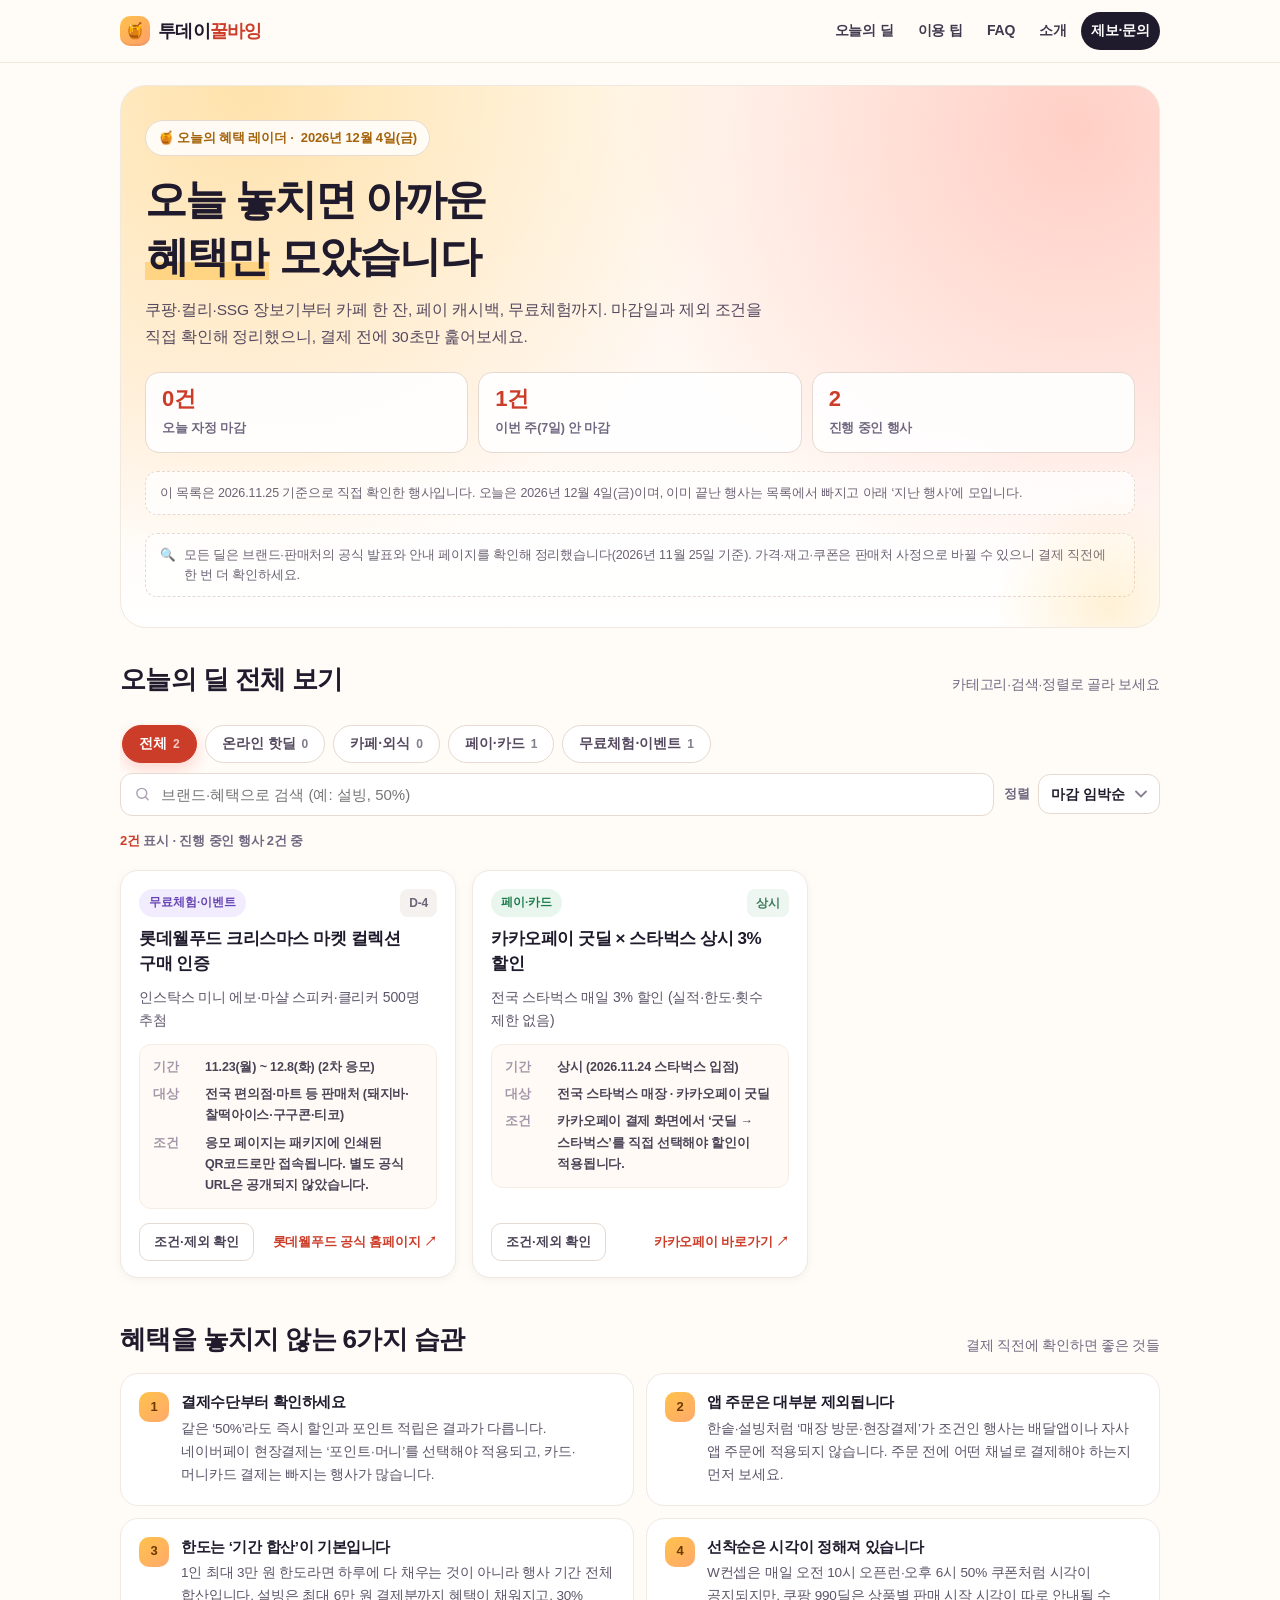
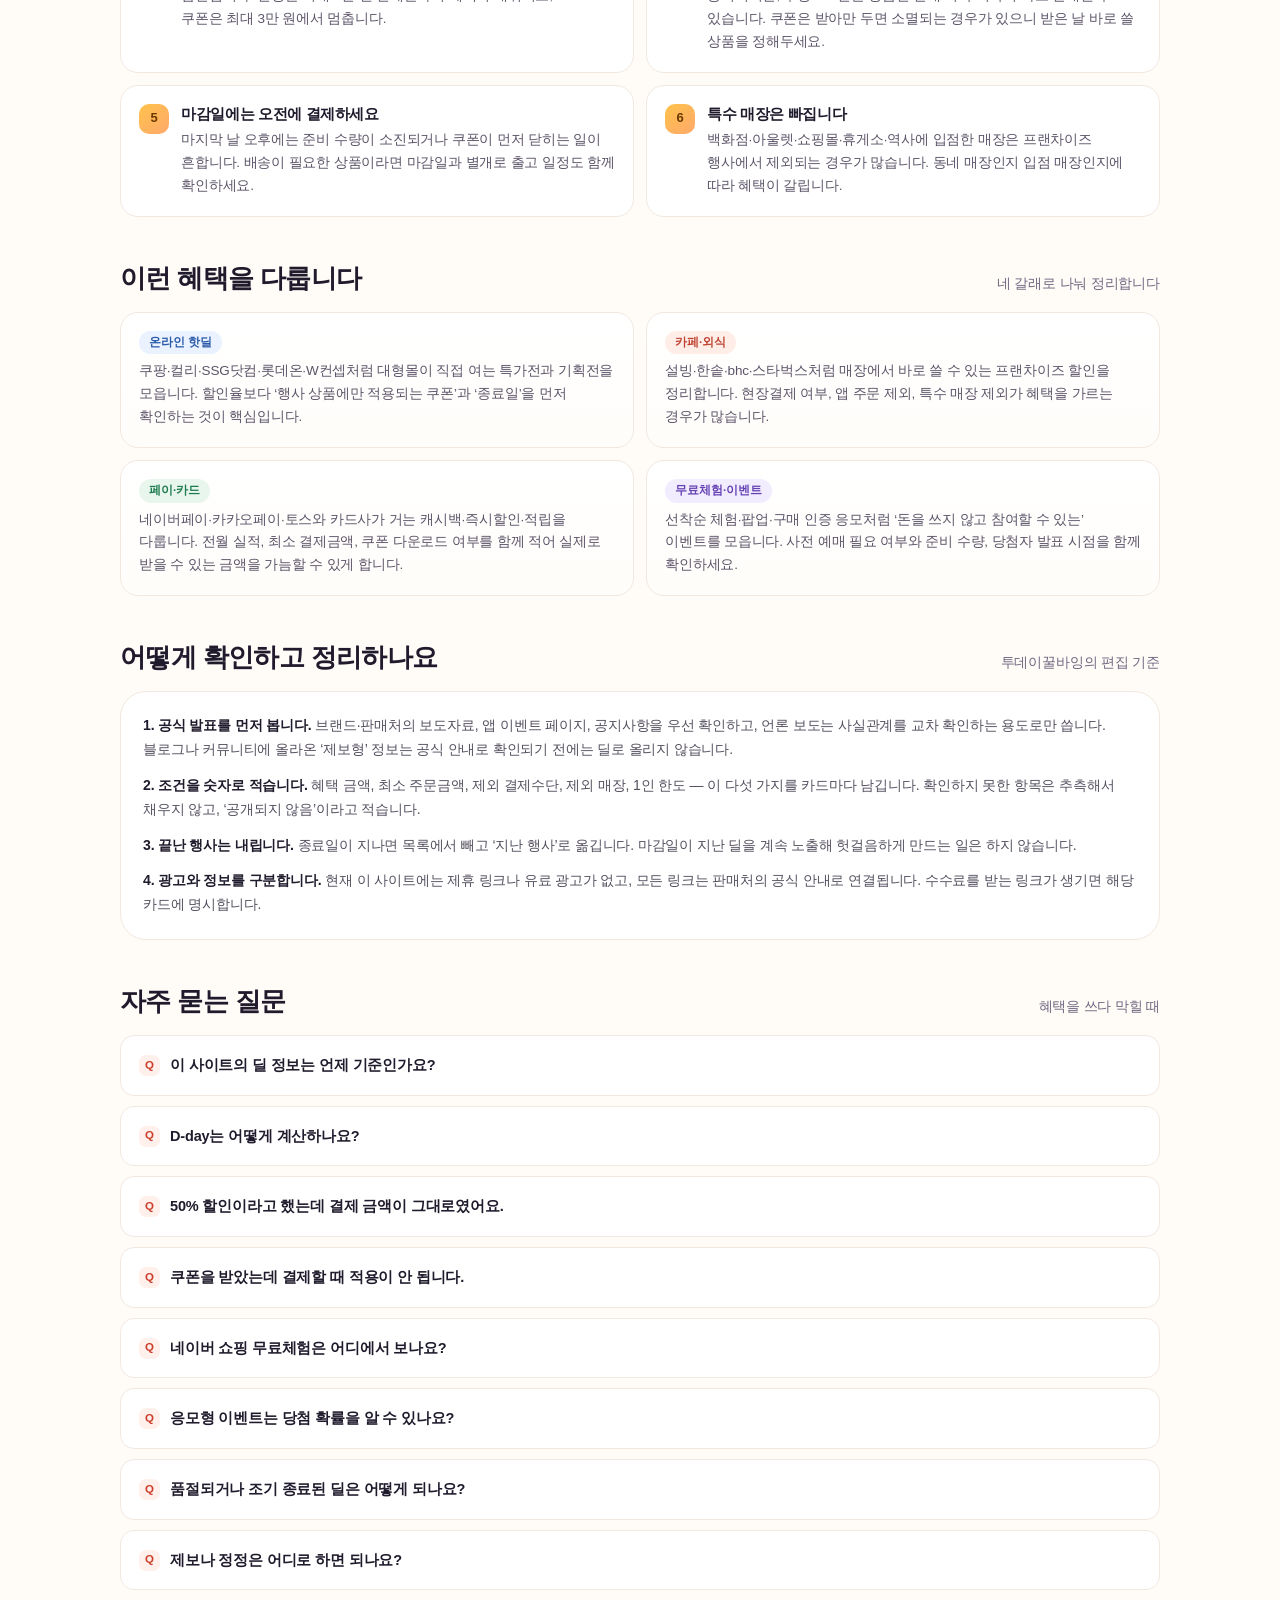
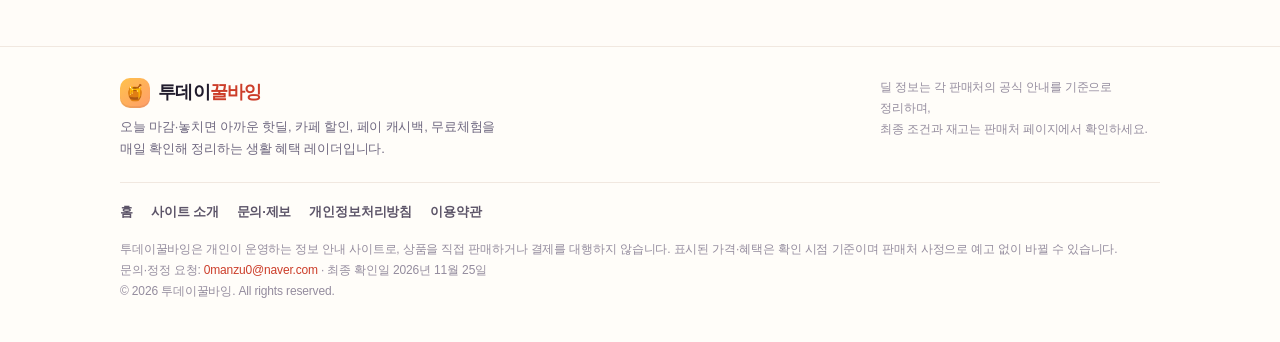
<file: index.html>
<!DOCTYPE html>
<html lang="ko">
<head>
  <meta charset="utf-8" />
  <meta name="viewport" content="width=device-width, initial-scale=1, viewport-fit=cover" />
  <title>투데이꿀바잉 | 오늘 마감 핫딜·할인·무료체험</title>
  <meta name="description" content="2026년 11월 25일 기준으로 직접 확인한 핫딜 13건. 쿠팡·컬리·SSG 특가부터 설빙·한솥·bhc 매장 할인, 카카오페이 굿딜, 무료체험까지 마감일과 제외 조건을 함께 정리했습니다." />
  <link rel="canonical" href="https://kkulbuying.github.io/" />
  <meta name="theme-color" content="#ff6b5e" />
  <meta name="robots" content="index, follow, max-image-preview:large" />
  <meta property="og:type" content="website" />
  <meta property="og:site_name" content="투데이꿀바잉" />
  <meta property="og:title" content="투데이꿀바잉 | 오늘 마감 핫딜·할인·무료체험" />
  <meta property="og:description" content="2026년 11월 25일 기준으로 직접 확인한 핫딜 13건. 쿠팡·컬리·SSG 특가부터 설빙·한솥·bhc 매장 할인, 카카오페이 굿딜, 무료체험까지 마감일과 제외 조건을 함께 정리했습니다." />
  <meta property="og:url" content="https://kkulbuying.github.io/" />
  <meta property="og:image" content="https://kkulbuying.github.io/assets/img/og-cover.png" />
  <meta property="og:image:width" content="1200" />
  <meta property="og:image:height" content="630" />
  <meta property="og:image:alt" content="투데이꿀바잉 — 오늘 놓치면 아까운 혜택만 모았습니다" />
  <meta property="og:locale" content="ko_KR" />
  <meta name="twitter:card" content="summary_large_image" />
  <meta name="twitter:title" content="투데이꿀바잉 | 오늘 마감 핫딜·할인·무료체험" />
  <meta name="twitter:description" content="2026년 11월 25일 기준으로 직접 확인한 핫딜 13건. 쿠팡·컬리·SSG 특가부터 설빙·한솥·bhc 매장 할인, 카카오페이 굿딜, 무료체험까지 마감일과 제외 조건을 함께 정리했습니다." />
  <meta name="twitter:image" content="https://kkulbuying.github.io/assets/img/og-cover.png" />
  <link rel="icon" href="data:image/svg+xml,%3Csvg xmlns='http://www.w3.org/2000/svg' viewBox='0 0 64 64'%3E%3Crect width='64' height='64' rx='16' fill='%23FFC24B'/%3E%3Cpath d='M32 13c8.5 8.5 14 15 14 22.5A14 14 0 1 1 18 35.5C18 28 23.5 21.5 32 13z' fill='%23FF6B5E'/%3E%3Ccircle cx='32' cy='40' r='4.5' fill='%23FFF6E0'/%3E%3C/svg%3E" />
  <link rel="apple-touch-icon" href="assets/img/icon-180.png" />
  <link rel="stylesheet" href="assets/css/style.css" />
  <script type="application/ld+json">{"@context": "https://schema.org", "@type": "WebSite", "name": "투데이꿀바잉", "url": "https://kkulbuying.github.io/", "inLanguage": "ko-KR", "description": "오늘 마감·놓치면 아까운 핫딜, 카페 할인, 페이 캐시백, 무료체험을 매일 확인해 정리하는 생활 혜택 레이더.", "dateModified": "2026-11-25"}</script>
  <script type="application/ld+json">{"@context": "https://schema.org", "@type": "FAQPage", "mainEntity": [{"@type": "Question", "name": "이 사이트의 딜 정보는 언제 기준인가요?", "acceptedAnswer": {"@type": "Answer", "text": "2026년 11월 25일(수) 기준으로 브랜드·판매처의 공식 발표와 안내 페이지를 확인해 정리했습니다. 카드마다 확인일을 적어 두었고, 이후 조건이 바뀌거나 행사가 끝나면 목록에서 빠지고 ‘지난 행사’에 모입니다. 결제 전에는 반드시 판매처 공지를 한 번 더 확인하세요."}}, {"@type": "Question", "name": "D-day는 어떻게 계산하나요?", "acceptedAnswer": {"@type": "Answer", "text": "행사 종료일 자정까지 남은 날짜를 기준으로 계산합니다. ‘오늘 마감’은 오늘 자정까지, D-2는 이틀 뒤 자정까지라는 뜻입니다. 기간 제한이 없는 상시 혜택은 ‘상시’로 표시하고, 이미 끝난 행사는 목록에 올리지 않습니다."}}, {"@type": "Question", "name": "50% 할인이라고 했는데 결제 금액이 그대로였어요.", "acceptedAnswer": {"@type": "Answer", "text": "포인트 적립형 혜택이기 때문입니다. 설빙 × 네이버페이 행사는 결제액의 50%를 네이버페이 포인트로 돌려주는 방식이라, 카드 값은 전액 청구되고 적립금이 따로 쌓입니다. 즉시 할인인지 적립인지, 적립 시점과 한도가 얼마인지는 카드의 ‘조건·제외 확인’에서 확인할 수 있습니다."}}, {"@type": "Question", "name": "쿠폰을 받았는데 결제할 때 적용이 안 됩니다.", "acceptedAnswer": {"@type": "Answer", "text": "대부분 네 가지 중 하나입니다. ① 최소 주문금액(배송비 제외 결제액 기준)을 못 채웠거나, ② 쿠폰 제외 상품을 담았거나, ③ 결제수단이 다르거나(예: KB국민카드 전용 쿠폰을 다른 카드로 결제), ④ 다른 쿠폰과 중복 사용이 안 되는 경우입니다. 결제창의 쿠폰 선택 영역에서 적용 금액이 0원인지 먼저 확인하세요."}}, {"@type": "Question", "name": "네이버 쇼핑 무료체험은 어디에서 보나요?", "acceptedAnswer": {"@type": "Answer", "text": "2026년 11월 24일부로 네이버쇼핑 ‘기획전’ 서비스가 종료되면서 무료체험 목록 페이지도 함께 사라졌습니다. 무료체험 자체가 끝난 것은 아니고, 이제는 각 스토어 홈의 ‘콘텐츠 > 무료체험’ 메뉴에서 진행 중인 이벤트를 확인할 수 있습니다."}}, {"@type": "Question", "name": "응모형 이벤트는 당첨 확률을 알 수 있나요?", "acceptedAnswer": {"@type": "Answer", "text": "대부분 모집 인원만 공개하고 응모자 수는 공개하지 않아 확률을 계산할 수 없습니다. 대신 응모 조건(구매 인증, 후기 작성, 1인 1회 여부)과 중복 당첨 제한을 먼저 확인하세요. 후기 작성이 조건인 이벤트는 기한을 넘기면 다음 이벤트 참여에 불이익이 생길 수 있습니다."}}, {"@type": "Question", "name": "품절되거나 조기 종료된 딜은 어떻게 되나요?", "acceptedAnswer": {"@type": "Answer", "text": "선착순 수량이 소진되면 판매처가 행사를 먼저 닫는 경우가 많습니다. 확인 후 목록에서 내리고 ‘지난 행사’로 옮깁니다. 발견 즉시 알려주시면 더 빠르게 정리할 수 있습니다."}}, {"@type": "Question", "name": "제보나 정정은 어디로 하면 되나요?", "acceptedAnswer": {"@type": "Answer", "text": "이메일 0manzu0@naver.com 로 행사명·링크·달라진 조건을 보내주시면 됩니다. 확인 후 1~2일 안에 반영하고, 잘못된 정보는 바로 수정합니다."}}]}</script>
  <script type="application/ld+json">{"@context": "https://schema.org", "@type": "ItemList", "name": "2026년 11월 25일 기준 진행 중인 생활 혜택", "itemListElement": [{"@type": "ListItem", "position": 1, "name": "쿠팡 가전·디지털 블랙프라이데이", "description": "갤럭시 탭 S12 카드할인 + 최대 5만원 쿠팡캐시, JBL 와우회원 쿠폰"}, {"@type": "ListItem", "position": 2, "name": "쿠팡 로켓직구 블랙프라이데이 ‘쿠블프’", "description": "행사 상품 2개 이상 10% 쿠폰 + 일본 직구 7,000원 쿠폰"}, {"@type": "ListItem", "position": 3, "name": "SSG닷컴 2026 대한민국 수산대전", "description": "통영 생굴·고등어살 40% 할인, 참굴비 1+1, 20% 쿠폰(최대 1만원)"}, {"@type": "ListItem", "position": 4, "name": "W컨셉 더블유위크 (연중 최대 할인전)", "description": "20만 개 상품 최대 85% + 매일 18시 50% 선착순 쿠폰"}, {"@type": "ListItem", "position": 5, "name": "롯데온 빅세이브마켓 (어벤져스: 둠스데이 협업)", "description": "홈리빙 20% · 디지털가전 12% · 식품 5% 쿠폰 + 23일부터 7% 결제 할인"}, {"@type": "ListItem", "position": 6, "name": "컬리 제주 로컬브랜드 특별기획전", "description": "행사 상품 30% 장바구니 쿠폰 (ID당 1회, 최대 3만원)"}, {"@type": "ListItem", "position": 7, "name": "설빙 × 네이버페이 50% 포인트 적립", "description": "현장결제 9,900원 이상 → 결제액 50% 포인트 적립 (1인 최대 3만원)"}, {"@type": "ListItem", "position": 8, "name": "한솥도시락 블랙프라이데이", "description": "진달래 8,800→7,000원, 돈까스도련님 5,200→4,000원"}, {"@type": "ListItem", "position": 9, "name": "bhc 앱 블랙프라이데이 랜덤 뽑기", "description": "500원·1,000원·4,000원 쿠폰 뽑기 + 치킨 한 마리 추첨"}, {"@type": "ListItem", "position": 10, "name": "카카오페이 굿딜 × 스타벅스 상시 3% 할인", "description": "전국 스타벅스 매일 3% 할인 (실적·한도·횟수 제한 없음)"}, {"@type": "ListItem", "position": 11, "name": "KB국민카드 × 컬리 최대 1만 2천원 할인", "description": "첫구매 1만2천원 · 웰컴백 1만원 · 6만원 이상 3천원 쿠폰"}, {"@type": "ListItem", "position": 12, "name": "삼닷 Live X LUCY 팝업 · 무료 토크 콘서트", "description": "무료 토크 콘서트 150석 + 체험존 럭키드로우(1,450명)"}, {"@type": "ListItem", "position": 13, "name": "롯데웰푸드 크리스마스 마켓 컬렉션 구매 인증", "description": "인스탁스 미니 에보·마샬 스피커·클리커 500명 추첨"}]}</script>
</head>
<body>
  <a class="skip-link" href="#main">본문으로 바로가기</a>
  <header class="site-header">
    <div class="wrap header-inner">
      <a class="logo" href="index.html" aria-label="투데이꿀바잉 홈">
        <span class="logo-mark" aria-hidden="true">🍯</span>
        <span class="logo-text">투데이<strong>꿀바잉</strong></span>
      </a>
      <nav class="nav" aria-label="주요 메뉴">
        <a href="index.html#deals" class="is-active">오늘의 딜</a>
        <a href="index.html#tips">이용 팁</a>
        <a href="index.html#faq">FAQ</a>
        <a href="about.html">소개</a>
        <a class="nav-cta" href="contact.html">제보·문의</a>
      </nav>
    </div>
  </header>

  <main id="main">
    <div class="wrap">

      <section class="hero" aria-labelledby="hero-title">
        <p class="hero-eyebrow">🍯 오늘의 혜택 레이더 · <span id="today-label">2026년 11월 25일(수)</span></p>
        <h1 id="hero-title">오늘 놓치면 아까운<br /><em>혜택만</em> 모았습니다</h1>
        <p class="hero-lead">
          쿠팡·컬리·SSG 장보기부터 카페 한 잔, 페이 캐시백, 무료체험까지.
          마감일과 제외 조건을 직접 확인해 정리했으니, 결제 전에 30초만 훑어보세요.
        </p>
        <div class="hero-stats">
          <div class="stat"><b id="stat-today">2건</b><span>오늘 자정 마감</span></div>
          <div class="stat"><b id="stat-week">11건</b><span>이번 주(7일) 안 마감</span></div>
          <div class="stat"><b id="stat-total">13건</b><span>진행 중인 행사</span></div>
        </div>
        <p class="basis-note" id="basis-warning" hidden></p>
        <p class="basis-note">
          <span aria-hidden="true">🔍</span>
          <span>모든 딜은 브랜드·판매처의 공식 발표와 안내 페이지를 확인해 정리했습니다(2026년 11월 25일 기준).
          가격·재고·쿠폰은 판매처 사정으로 바뀔 수 있으니 결제 직전에 한 번 더 확인하세요.</span>
        </p>
      </section>

      <section class="highlight" id="highlight" aria-labelledby="highlight-title">
        <div class="section-head">
          <h2 id="highlight-title">⏰ 마감 임박</h2>
          <p>오늘·이틀 안에 끝나는 순서</p>
        </div>
        <div class="highlight-row" id="highlight-row">
          <button type="button" class="hcard" data-start="2026-11-19" data-end="2026-11-25" data-always="false" data-open="ssg-susan">
            <span class="hcard-top">
              <span class="chip chip-online">온라인 핫딜</span>
              <span class="dday is-today" data-dday>오늘 마감</span>
            </span>
            <span class="hcard-title">SSG닷컴 2026 대한민국 수산대전</span>
            <span class="hcard-benefit">통영 생굴·고등어살 40% 할인, 참굴비 1+1, 20% 쿠폰(최대 1만원)</span>
            <span class="hcard-when">11.19(수) ~ 11.25(수) · 오늘 마감</span>
          </button>
          <button type="button" class="hcard" data-start="2026-11-09" data-end="2026-11-25" data-always="false" data-open="wconcept">
            <span class="hcard-top">
              <span class="chip chip-online">온라인 핫딜</span>
              <span class="dday is-today" data-dday>오늘 마감</span>
            </span>
            <span class="hcard-title">W컨셉 더블유위크 (연중 최대 할인전)</span>
            <span class="hcard-benefit">20만 개 상품 최대 85% + 매일 18시 50% 선착순 쿠폰</span>
            <span class="hcard-when">11.9(월) ~ 11.25(수) · 오늘 마감</span>
          </button>
          <button type="button" class="hcard" data-start="2026-11-25" data-end="2026-11-27" data-always="false" data-open="hansot">
            <span class="hcard-top">
              <span class="chip chip-food">카페·외식</span>
              <span class="dday is-soon" data-dday>D-2</span>
            </span>
            <span class="hcard-title">한솥도시락 블랙프라이데이</span>
            <span class="hcard-benefit">진달래 8,800→7,000원, 돈까스도련님 5,200→4,000원</span>
            <span class="hcard-when">11.25(수) ~ 11.27(금)</span>
          </button>
        </div>
      </section>

      <section id="deals" aria-labelledby="deals-title">
        <div class="section-head" style="margin-top:34px;">
          <h2 id="deals-title">오늘의 딜 전체 보기</h2>
          <p>카테고리·검색·정렬로 골라 보세요</p>
        </div>

        <div class="controls">
          <div class="tabs" aria-label="카테고리 필터">
          <button type="button" class="tab" aria-pressed="true" data-cat="all">전체 <span class="tab-count">13</span></button>
          <button type="button" class="tab" aria-pressed="false" data-cat="online">온라인 핫딜 <span class="tab-count">6</span></button>
          <button type="button" class="tab" aria-pressed="false" data-cat="food">카페·외식 <span class="tab-count">3</span></button>
          <button type="button" class="tab" aria-pressed="false" data-cat="pay">페이·카드 <span class="tab-count">2</span></button>
          <button type="button" class="tab" aria-pressed="false" data-cat="free">무료체험·이벤트 <span class="tab-count">2</span></button>
          </div>
          <div class="toolbar">
            <label class="search-field" for="deal-search">
              <svg viewBox="0 0 24 24" aria-hidden="true"><circle cx="11" cy="11" r="7"></circle><path d="m20 20-3.5-3.5"></path></svg>
              <input id="deal-search" type="search" placeholder="브랜드·혜택으로 검색 (예: 설빙, 50%)" autocomplete="off" />
            </label>
            <label class="sort-field" for="deal-sort">정렬
              <select id="deal-sort">
                <option value="deadline">마감 임박순</option>
                <option value="latest">최신순</option>
              </select>
            </label>
          </div>
          <p class="result-line" id="result-line"><strong>13건</strong> 표시 · 진행 중인 행사 13건 중</p>
        </div>

        <div class="deal-grid" id="deal-grid">
          <article class="deal" data-id="coupang-appliance" data-cat="online"
            data-end="2026-11-29" data-start="2026-11-16" data-always="false"
            data-title="쿠팡 가전·디지털 블랙프라이데이" data-period="11.16(월) ~ 11.29(일)"
            data-search="쿠팡 가전·디지털 블랙프라이데이 갤럭시 탭 S12 카드할인 + 최대 5만원 쿠팡캐시, JBL 와우회원 쿠폰 쿠팡 앱·홈페이지 기획전 온라인 핫딜 삼성·LG·인텔·HP 등 국내외 브랜드가 참여하는 2주짜리 가전·디지털 특가전입니다. 9만 9,000원 이하 ‘가성비관’과 10만 원 이상 ‘프리미엄관’으로 나눠 골라 담기 쉽게 구성했고, 11월 23~27일에는 브랜드 라이브 방송에서만 주는 추가 할인과 경품 추첨이 붙습니다. 라이브 방송(11/23~27) 중에만 적용되는 방송 단독 혜택이 있어, 같은 상품이라도 방송을 봤는지에 따라 최종가가 달라질 수 있습니다. 쿠팡캐시 적립과 카드 할인은 상품마다 조건이 다릅니다. 결제 전 상세페이지 혜택 영역에서 적립 시점(즉시/익월)과 한도를 확인하세요. JBL 등 일부 브랜드 쿠폰은 와우회원 전용이라 일반 회원에게는 보이지 않을 수 있습니다. 한정 수량 특가는 예고 없이 조기 종료될 수 있고, 품목별 할인율도 서로 다릅니다.">
            <div class="deal-top">
              <span class="chip chip-online">온라인 핫딜</span>
              <span class="dday" data-dday>D-4</span>
            </div>
            <h3><button type="button" class="deal-open" data-open="coupang-appliance">쿠팡 가전·디지털 블랙프라이데이</button></h3>
            <p class="deal-summary">갤럭시 탭 S12 카드할인 + 최대 5만원 쿠팡캐시, JBL 와우회원 쿠폰</p>
            <dl class="deal-meta">
              <div><dt>기간</dt><dd>11.16(월) ~ 11.29(일)</dd></div>
              <div><dt>대상</dt><dd>쿠팡 앱·홈페이지 기획전</dd></div>
              <div><dt>조건</dt><dd>라이브 방송(11/23~27) 중에만 적용되는 방송 단독 혜택이 있어, 같은 상품이라도 방송을 봤는지에 따라 최종가가 달라질 수 있습니다.</dd></div>
            </dl>
            <div class="deal-actions">
              <button type="button" class="btn btn-ghost" data-open="coupang-appliance">조건·제외 확인</button>
              <a class="btn-link" href="https://www.coupang.com/" target="_blank" rel="noopener nofollow">쿠팡 기획전 열기 ↗</a>
            </div>
          </article>
          <article class="deal" data-id="coupang-kublf" data-cat="online"
            data-end="2026-12-01" data-start="2026-11-23" data-always="false"
            data-title="쿠팡 로켓직구 블랙프라이데이 ‘쿠블프’" data-period="11.23(월) ~ 12.1(화)"
            data-search="쿠팡 로켓직구 블랙프라이데이 ‘쿠블프’ 행사 상품 2개 이상 10% 쿠폰 + 일본 직구 7,000원 쿠폰 쿠팡 로켓직구(해외직구) 행사 상품 온라인 핫딜 약 3만 개 해외직구 상품을 모은 쿠블프입니다. 오쏘몰·재로우·시세이도·닛신·바샤커피·오즈웨어어그·로지텍 등 국가별 인기 브랜드가 참여하고, 매일 새 상품을 푸는 하루특가와 990원부터 시작하는 오픈런 990딜도 함께 열립니다. 10% 쿠폰은 ‘행사 상품 2개 이상’ 조건이라 일반 로켓배송 상품이나 행사 대상이 아닌 상품에는 적용되지 않습니다. 일본 직구 전용 7,000원 쿠폰은 대상 국가·상품이 한정돼 장바구니에서 적용 여부를 확인해야 합니다. 990원 오픈런·선착순 메가딜은 수량 소진 시 즉시 종료되고, 상품별 판매 시작 시각이 달라 앱 공지를 봐야 합니다. 해외직구는 관세청 통관 기준(1인당 면세 한도)을 넘으면 관세·부가가치세가 붙습니다. 결제 전 예상 세액을 확인하세요.">
            <div class="deal-top">
              <span class="chip chip-online">온라인 핫딜</span>
              <span class="dday" data-dday>D-6</span>
            </div>
            <h3><button type="button" class="deal-open" data-open="coupang-kublf">쿠팡 로켓직구 블랙프라이데이 ‘쿠블프’</button></h3>
            <p class="deal-summary">행사 상품 2개 이상 10% 쿠폰 + 일본 직구 7,000원 쿠폰</p>
            <dl class="deal-meta">
              <div><dt>기간</dt><dd>11.23(월) ~ 12.1(화)</dd></div>
              <div><dt>대상</dt><dd>쿠팡 로켓직구(해외직구) 행사 상품</dd></div>
              <div><dt>조건</dt><dd>10% 쿠폰은 ‘행사 상품 2개 이상’ 조건이라 일반 로켓배송 상품이나 행사 대상이 아닌 상품에는 적용되지 않습니다.</dd></div>
            </dl>
            <div class="deal-actions">
              <button type="button" class="btn btn-ghost" data-open="coupang-kublf">조건·제외 확인</button>
              <a class="btn-link" href="https://www.coupang.com/" target="_blank" rel="noopener nofollow">쿠팡 로켓직구 보기 ↗</a>
            </div>
          </article>
          <article class="deal" data-id="ssg-susan" data-cat="online"
            data-end="2026-11-25" data-start="2026-11-19" data-always="false"
            data-title="SSG닷컴 2026 대한민국 수산대전" data-period="11.19(수) ~ 11.25(수) · 오늘 마감"
            data-search="SSG닷컴 2026 대한민국 수산대전 통영 생굴·고등어살 40% 할인, 참굴비 1+1, 20% 쿠폰(최대 1만원) SSG닷컴 행사 페이지 온라인 핫딜 해양수산부와 함께 여는 수산물 할인전으로, 김장철 수요가 몰리는 제철 수산물을 집중적으로 낮췄습니다. 통영 생굴 150g과 국산 고등어살 400g은 각각 40% 할인, 영광 법성포 참굴비 560g은 1+1로 나옵니다. 20% 장바구니 쿠폰은 최대 1만 원 한도이며 11월 25일까지 사용할 수 있습니다. 할인 대상과 배송 방식(새벽배송·택배)에 따라 이용 조건이 달라 상품 페이지 안내를 확인해야 합니다. 쿠폰은 지정 상품·결제수단에만 적용될 수 있고, 준비된 수량이 소진되면 조기 종료됩니다. 생굴·수산물은 산지 사정에 따라 품절되거나 출고가 늦어질 수 있습니다.">
            <div class="deal-top">
              <span class="chip chip-online">온라인 핫딜</span>
              <span class="dday is-today" data-dday>오늘 마감</span>
            </div>
            <h3><button type="button" class="deal-open" data-open="ssg-susan">SSG닷컴 2026 대한민국 수산대전</button></h3>
            <p class="deal-summary">통영 생굴·고등어살 40% 할인, 참굴비 1+1, 20% 쿠폰(최대 1만원)</p>
            <dl class="deal-meta">
              <div><dt>기간</dt><dd>11.19(수) ~ 11.25(수) · 오늘 마감</dd></div>
              <div><dt>대상</dt><dd>SSG닷컴 행사 페이지</dd></div>
              <div><dt>조건</dt><dd>20% 장바구니 쿠폰은 최대 1만 원 한도이며 11월 25일까지 사용할 수 있습니다.</dd></div>
            </dl>
            <div class="deal-actions">
              <button type="button" class="btn btn-ghost" data-open="ssg-susan">조건·제외 확인</button>
              <a class="btn-link" href="https://www.ssg.com/event/eventMain.ssg" target="_blank" rel="noopener nofollow">SSG닷컴 이벤트 보기 ↗</a>
            </div>
          </article>
          <article class="deal" data-id="wconcept" data-cat="online"
            data-end="2026-11-25" data-start="2026-11-09" data-always="false"
            data-title="W컨셉 더블유위크 (연중 최대 할인전)" data-period="11.9(월) ~ 11.25(수) · 오늘 마감"
            data-search="W컨셉 더블유위크 (연중 최대 할인전) 20만 개 상품 최대 85% + 매일 18시 50% 선착순 쿠폰 W컨셉 앱·웹 온라인 핫딜 패션·뷰티·라이프 20만여 개 상품을 최대 85% 할인하는 연중 최대 행사입니다. 550여 개 브랜드가 릴레이 특가에 참여하고, 겨울 아우터·니트처럼 지금 필요한 품목이 할인 목록에 많이 올라 있습니다. 오픈런과 50% 쿠폰은 매일 정해진 시각에 선착순으로 풀리고, 수량이 소진되면 그날은 끝입니다. 50% 쿠폰은 사용 가능 상품과 최소 결제금액 조건이 따로 표시되므로 결제창에서 적용 여부를 확인하세요. VIP 전용 특가는 회원 등급 조건을 충족해야 화면에 보입니다. 행사 마지막 날이라 인기 사이즈·색상은 이미 품절일 수 있고, 주문이 몰리면 배송이 지연될 수 있습니다.">
            <div class="deal-top">
              <span class="chip chip-online">온라인 핫딜</span>
              <span class="dday is-today" data-dday>오늘 마감</span>
            </div>
            <h3><button type="button" class="deal-open" data-open="wconcept">W컨셉 더블유위크 (연중 최대 할인전)</button></h3>
            <p class="deal-summary">20만 개 상품 최대 85% + 매일 18시 50% 선착순 쿠폰</p>
            <dl class="deal-meta">
              <div><dt>기간</dt><dd>11.9(월) ~ 11.25(수) · 오늘 마감</dd></div>
              <div><dt>대상</dt><dd>W컨셉 앱·웹</dd></div>
              <div><dt>조건</dt><dd>오픈런과 50% 쿠폰은 매일 정해진 시각에 선착순으로 풀리고, 수량이 소진되면 그날은 끝입니다.</dd></div>
            </dl>
            <div class="deal-actions">
              <button type="button" class="btn btn-ghost" data-open="wconcept">조건·제외 확인</button>
              <a class="btn-link" href="https://www.wconcept.co.kr/" target="_blank" rel="noopener nofollow">W컨셉 바로가기 ↗</a>
            </div>
          </article>
          <article class="deal" data-id="lotteon" data-cat="online"
            data-end="2026-11-29" data-start="2026-11-16" data-always="false"
            data-title="롯데온 빅세이브마켓 (어벤져스: 둠스데이 협업)" data-period="11.16(월) ~ 11.29(일)"
            data-search="롯데온 빅세이브마켓 (어벤져스: 둠스데이 협업) 홈리빙 20% · 디지털가전 12% · 식품 5% 쿠폰 + 23일부터 7% 결제 할인 롯데온 행사 페이지 온라인 핫딜 영화 ‘어벤져스: 둠스데이’와 손잡고 연 장바구니 물가 잡기 행사입니다. 홈리빙 20%, 디지털가전 12%, 그로서리·집밥상점 5% 쿠폰을 카테고리별로 나눠 주고, 11월 23일부터는 7% 결제 할인까지 더해집니다. 카테고리 쿠폰은 해당 카테고리 상품에만 적용되고, 상품별 최소 결제금액 조건이 붙습니다. 7% 결제 할인은 11월 23일부터 적용되며, 결제수단과 대상 상품 조건을 확인해야 합니다. ‘둠스 딜’은 하루 한정 수량이라 오전에 품절되는 경우가 있습니다. 구매 고객 추첨 경품(영화 예매권 50명·모바일상품권 5명)은 별도 응모와 당첨 안내를 따라야 합니다.">
            <div class="deal-top">
              <span class="chip chip-online">온라인 핫딜</span>
              <span class="dday" data-dday>D-4</span>
            </div>
            <h3><button type="button" class="deal-open" data-open="lotteon">롯데온 빅세이브마켓 (어벤져스: 둠스데이 협업)</button></h3>
            <p class="deal-summary">홈리빙 20% · 디지털가전 12% · 식품 5% 쿠폰 + 23일부터 7% 결제 할인</p>
            <dl class="deal-meta">
              <div><dt>기간</dt><dd>11.16(월) ~ 11.29(일)</dd></div>
              <div><dt>대상</dt><dd>롯데온 행사 페이지</dd></div>
              <div><dt>조건</dt><dd>카테고리 쿠폰은 해당 카테고리 상품에만 적용되고, 상품별 최소 결제금액 조건이 붙습니다.</dd></div>
            </dl>
            <div class="deal-actions">
              <button type="button" class="btn btn-ghost" data-open="lotteon">조건·제외 확인</button>
              <a class="btn-link" href="https://www.lotteon.com/" target="_blank" rel="noopener nofollow">롯데온 바로가기 ↗</a>
            </div>
          </article>
          <article class="deal" data-id="kurly-jeju" data-cat="online"
            data-end="2026-11-30" data-start="2026-11-16" data-always="false"
            data-title="컬리 제주 로컬브랜드 특별기획전" data-period="11.16(월) ~ 11.30(월)"
            data-search="컬리 제주 로컬브랜드 특별기획전 행사 상품 30% 장바구니 쿠폰 (ID당 1회, 최대 3만원) 컬리 앱·웹 ‘특가/혜택’ 온라인 핫딜 제주 기업 6곳이 참여하는 특별기획전입니다. 제주창해수산 갈치, 위드라이크 중식 요리 세트, 홀푸드코리아 건강즙, 해어림산지가공 제주어간장, 광령푸드 젓갈·소스, 1950 치약까지 수산물부터 생활용품까지 폭이 넓습니다. 30% 쿠폰은 기획전 참여 상품에만 적용됩니다. 컬리 전체 상품에 쓰는 쿠폰이 아닙니다. 아이디당 1회, 최대 3만 원 한도이며 다른 쿠폰과 중복 사용할 수 없습니다. 행사 상품은 컬리 앱·웹의 ‘특가/혜택’ 메뉴에서 확인할 수 있습니다. 제주 갈치·건강즙 등은 물량이 한정돼 조기 품절될 수 있습니다.">
            <div class="deal-top">
              <span class="chip chip-online">온라인 핫딜</span>
              <span class="dday" data-dday>D-5</span>
            </div>
            <h3><button type="button" class="deal-open" data-open="kurly-jeju">컬리 제주 로컬브랜드 특별기획전</button></h3>
            <p class="deal-summary">행사 상품 30% 장바구니 쿠폰 (ID당 1회, 최대 3만원)</p>
            <dl class="deal-meta">
              <div><dt>기간</dt><dd>11.16(월) ~ 11.30(월)</dd></div>
              <div><dt>대상</dt><dd>컬리 앱·웹 ‘특가/혜택’</dd></div>
              <div><dt>조건</dt><dd>30% 쿠폰은 기획전 참여 상품에만 적용됩니다. 컬리 전체 상품에 쓰는 쿠폰이 아닙니다.</dd></div>
            </dl>
            <div class="deal-actions">
              <button type="button" class="btn btn-ghost" data-open="kurly-jeju">조건·제외 확인</button>
              <a class="btn-link" href="https://www.kurly.com/" target="_blank" rel="noopener nofollow">컬리 바로가기 ↗</a>
            </div>
          </article>
          <article class="deal" data-id="sulbing" data-cat="food"
            data-end="2026-11-29" data-start="2026-11-25" data-always="false"
            data-title="설빙 × 네이버페이 50% 포인트 적립" data-period="11.25(수) ~ 11.29(일)"
            data-search="설빙 × 네이버페이 50% 포인트 적립 현장결제 9,900원 이상 → 결제액 50% 포인트 적립 (1인 최대 3만원) 전국 설빙 매장 (일부 특수 매장 제외) 카페·외식 설빙 매장에서 네이버페이 포인트·머니로 9,900원 이상 결제하면 결제액의 50%를 포인트로 즉시 돌려주는 행사입니다. 오늘(11/25) 시작해 일요일까지 5일만 진행하고, 기간 내 1인 최대 3만 원까지 적립됩니다. 즉시 할인이 아니라 결제 후 포인트 적립입니다. 카드 값은 전액 청구됩니다. Npay 카드·머니카드 결제와 앱 주문은 제외됩니다. 매장에서 ‘포인트·머니’를 선택해야 합니다. 백화점·아울렛·쇼핑몰·휴게소·역사 등 특수 입점 매장은 제외됩니다. 기간 합산 1인 최대 3만 원 한도이며, 결제를 취소하면 적립도 취소됩니다. 다시 결제해야 적립됩니다.">
            <div class="deal-top">
              <span class="chip chip-food">카페·외식</span>
              <span class="dday" data-dday>D-4</span>
            </div>
            <h3><button type="button" class="deal-open" data-open="sulbing">설빙 × 네이버페이 50% 포인트 적립</button></h3>
            <p class="deal-summary">현장결제 9,900원 이상 → 결제액 50% 포인트 적립 (1인 최대 3만원)</p>
            <dl class="deal-meta">
              <div><dt>기간</dt><dd>11.25(수) ~ 11.29(일)</dd></div>
              <div><dt>대상</dt><dd>전국 설빙 매장 (일부 특수 매장 제외)</dd></div>
              <div><dt>조건</dt><dd>즉시 할인이 아니라 결제 후 포인트 적립입니다. 카드 값은 전액 청구됩니다.</dd></div>
            </dl>
            <div class="deal-actions">
              <button type="button" class="btn btn-ghost" data-open="sulbing">조건·제외 확인</button>
              <a class="btn-link" href="https://sulbing.com/" target="_blank" rel="noopener nofollow">설빙 공식 홈페이지 ↗</a>
            </div>
          </article>
          <article class="deal" data-id="hansot" data-cat="food"
            data-end="2026-11-27" data-start="2026-11-25" data-always="false"
            data-title="한솥도시락 블랙프라이데이" data-period="11.25(수) ~ 11.27(금)"
            data-search="한솥도시락 블랙프라이데이 진달래 8,800→7,000원, 돈까스도련님 5,200→4,000원 전국 한솥 참여 가맹점 (방문·포장·전화 주문) 카페·외식 한솥도시락이 블랙프라이데이를 맞아 인기 메뉴 2종을 5년 전 가격 수준으로 낮춥니다. 진달래는 8,800원에서 7,000원(20.5% 할인), 돈까스도련님은 5,200원에서 4,000원(23.1% 할인)입니다. 네이버 주문·배달앱 주문은 할인 대상이 아닙니다. 방문·포장·전화 주문만 적용됩니다. 쿠폰·제휴 할인 등 다른 프로모션과 중복 적용되지 않습니다. 1회 최대 10개까지만 할인됩니다. 재고 소진 시 조기 종료되고, 일부 매장은 행사에 참여하지 않습니다.">
            <div class="deal-top">
              <span class="chip chip-food">카페·외식</span>
              <span class="dday is-soon" data-dday>D-2</span>
            </div>
            <h3><button type="button" class="deal-open" data-open="hansot">한솥도시락 블랙프라이데이</button></h3>
            <p class="deal-summary">진달래 8,800→7,000원, 돈까스도련님 5,200→4,000원</p>
            <dl class="deal-meta">
              <div><dt>기간</dt><dd>11.25(수) ~ 11.27(금)</dd></div>
              <div><dt>대상</dt><dd>전국 한솥 참여 가맹점 (방문·포장·전화 주문)</dd></div>
              <div><dt>조건</dt><dd>네이버 주문·배달앱 주문은 할인 대상이 아닙니다. 방문·포장·전화 주문만 적용됩니다.</dd></div>
            </dl>
            <div class="deal-actions">
              <button type="button" class="btn btn-ghost" data-open="hansot">조건·제외 확인</button>
              <a class="btn-link" href="https://www.hsd.co.kr/" target="_blank" rel="noopener nofollow">한솥 공식 홈페이지 ↗</a>
            </div>
          </article>
          <article class="deal" data-id="bhc" data-cat="food"
            data-end="2026-11-30" data-start="2026-11-23" data-always="false"
            data-title="bhc 앱 블랙프라이데이 랜덤 뽑기" data-period="11.23(월) ~ 11.30(월)"
            data-search="bhc 앱 블랙프라이데이 랜덤 뽑기 500원·1,000원·4,000원 쿠폰 뽑기 + 치킨 한 마리 추첨 bhc 앱 주문 (앱에서 뽑기·쿠폰 사용) 카페·외식 bhc 앱에서 11월 30일까지 매일 랜덤 뽑기를 돌릴 수 있습니다. 결과에 따라 500원 중복 할인 쿠폰, 달콤바삭치즈볼 1,000원 중복 할인 쿠폰, 4,000원 할인 쿠폰 중 하나가 나오고, 추첨으로 치킨 한 마리 교환권도 걸려 있습니다. 뽑기와 쿠폰은 bhc 앱에서만 참여·사용할 수 있습니다. 1만 원 페이백 쿠폰은 3만 원 이상 주문할 때만 사용할 수 있습니다. 치킨 교환권 당첨자는 행사 종료 후 모바일 교환권으로 받습니다. 쿠폰별 유효기간과 사용 가능 메뉴가 달라 앱 쿠폰함에서 확인해야 합니다.">
            <div class="deal-top">
              <span class="chip chip-food">카페·외식</span>
              <span class="dday" data-dday>D-5</span>
            </div>
            <h3><button type="button" class="deal-open" data-open="bhc">bhc 앱 블랙프라이데이 랜덤 뽑기</button></h3>
            <p class="deal-summary">500원·1,000원·4,000원 쿠폰 뽑기 + 치킨 한 마리 추첨</p>
            <dl class="deal-meta">
              <div><dt>기간</dt><dd>11.23(월) ~ 11.30(월)</dd></div>
              <div><dt>대상</dt><dd>bhc 앱 주문 (앱에서 뽑기·쿠폰 사용)</dd></div>
              <div><dt>조건</dt><dd>뽑기와 쿠폰은 bhc 앱에서만 참여·사용할 수 있습니다.</dd></div>
            </dl>
            <div class="deal-actions">
              <button type="button" class="btn btn-ghost" data-open="bhc">조건·제외 확인</button>
              <a class="btn-link" href="https://www.bhc.co.kr/" target="_blank" rel="noopener nofollow">bhc 공식 홈페이지 ↗</a>
            </div>
          </article>
          <article class="deal" data-id="kakao-gooddeal" data-cat="pay"
            data-end="" data-start="2026-11-24" data-always="true"
            data-title="카카오페이 굿딜 × 스타벅스 상시 3% 할인" data-period="상시 (2026.11.24 스타벅스 입점)"
            data-search="카카오페이 굿딜 × 스타벅스 상시 3% 할인 전국 스타벅스 매일 3% 할인 (실적·한도·횟수 제한 없음) 전국 스타벅스 매장 · 카카오페이 굿딜 페이·카드 카카오페이의 조건 없는 할인 결제 서비스 ‘굿딜’에 스타벅스가 새로 들어왔습니다. 굿딜로 결제하면 전월 실적·할인 한도·이용 횟수 제한 없이 매일 3%가 할인됩니다. 카카오페이 결제 화면에서 ‘굿딜 → 스타벅스’를 직접 선택해야 할인이 적용됩니다. 매장에서 바코드를 제시하는 결제 기준입니다. 앱 선결제(사이렌오더)에서의 적용 여부는 공개되지 않았습니다. 할인율은 제휴 브랜드마다 다르고, 카카오페이 정책에 따라 예고 없이 바뀔 수 있습니다. 스타벅스 입점 기념 추가 프로모션의 할인율과 기간은 아직 공개되지 않았습니다.">
            <div class="deal-top">
              <span class="chip chip-pay">페이·카드</span>
              <span class="dday is-always" data-dday>상시</span>
            </div>
            <h3><button type="button" class="deal-open" data-open="kakao-gooddeal">카카오페이 굿딜 × 스타벅스 상시 3% 할인</button></h3>
            <p class="deal-summary">전국 스타벅스 매일 3% 할인 (실적·한도·횟수 제한 없음)</p>
            <dl class="deal-meta">
              <div><dt>기간</dt><dd>상시 (2026.11.24 스타벅스 입점)</dd></div>
              <div><dt>대상</dt><dd>전국 스타벅스 매장 · 카카오페이 굿딜</dd></div>
              <div><dt>조건</dt><dd>카카오페이 결제 화면에서 ‘굿딜 → 스타벅스’를 직접 선택해야 할인이 적용됩니다.</dd></div>
            </dl>
            <div class="deal-actions">
              <button type="button" class="btn btn-ghost" data-open="kakao-gooddeal">조건·제외 확인</button>
              <a class="btn-link" href="https://pay.kakao.com/" target="_blank" rel="noopener nofollow">카카오페이 바로가기 ↗</a>
            </div>
          </article>
          <article class="deal" data-id="kb-kurly" data-cat="pay"
            data-end="2026-11-30" data-start="2026-11-01" data-always="false"
            data-title="KB국민카드 × 컬리 최대 1만 2천원 할인" data-period="11.1(일) ~ 11.30(월) · 쿠폰 사용은 다운로드 후 7일"
            data-search="KB국민카드 × 컬리 최대 1만 2천원 할인 첫구매 1만2천원 · 웰컴백 1만원 · 6만원 이상 3천원 쿠폰 컬리 앱·웹 (KB국민카드 결제) 페이·카드 KB국민카드로 컬리에서 결제할 때 쓸 수 있는 단독 할인 쿠폰 3종입니다. 컬리 첫 구매는 2만 원 이상 주문 시 1만 2,000원, 최근 3개월 배송 이력이 없는 ‘웰컴백’ 고객은 1만 원, 그 외 고객도 6만 원 이상 주문하면 3,000원을 깎아 줍니다. KB국민 개인 신용·체크카드만 대상입니다. 기업·비씨·선불·카카오뱅크·토스 등 제휴카드는 제외됩니다. 쿠폰 다운로드가 필수이고, 다운로드 후 7일 안에 사용해야 합니다. 최소 주문 금액은 배송비를 제외한 결제액 기준입니다. 탬버린즈·러쉬·메디힐·설치배송·여행·티켓·가전·분유 등 일부 상품은 적용되지 않습니다.">
            <div class="deal-top">
              <span class="chip chip-pay">페이·카드</span>
              <span class="dday" data-dday>D-5</span>
            </div>
            <h3><button type="button" class="deal-open" data-open="kb-kurly">KB국민카드 × 컬리 최대 1만 2천원 할인</button></h3>
            <p class="deal-summary">첫구매 1만2천원 · 웰컴백 1만원 · 6만원 이상 3천원 쿠폰</p>
            <dl class="deal-meta">
              <div><dt>기간</dt><dd>11.1(일) ~ 11.30(월) · 쿠폰 사용은 다운로드 후 7일</dd></div>
              <div><dt>대상</dt><dd>컬리 앱·웹 (KB국민카드 결제)</dd></div>
              <div><dt>조건</dt><dd>KB국민 개인 신용·체크카드만 대상입니다. 기업·비씨·선불·카카오뱅크·토스 등 제휴카드는 제외됩니다.</dd></div>
            </dl>
            <div class="deal-actions">
              <button type="button" class="btn btn-ghost" data-open="kb-kurly">조건·제외 확인</button>
              <a class="btn-link" href="https://card.kbcard.com/BON/DVIEW/HBBMCXCRVNEC0001?eventNum=1002506&amp;mainCC=a" target="_blank" rel="noopener nofollow">KB국민카드 이벤트 보기 ↗</a>
            </div>
          </article>
          <article class="deal" data-id="lucy-popup" data-cat="free"
            data-end="2026-11-27" data-start="2026-11-25" data-always="false"
            data-title="삼닷 Live X LUCY 팝업 · 무료 토크 콘서트" data-period="11.25(수) ~ 11.27(금) · 콘서트 예매 11.26 23:59까지"
            data-search="삼닷 Live X LUCY 팝업 · 무료 토크 콘서트 무료 토크 콘서트 150석 + 체험존 럭키드로우(1,450명) 서울 홍대스퀘어 · 멜론티켓 예매 무료체험·이벤트 11월 25일부터 27일까지 홍대스퀘어에서 갤럭시 체험 팝업이 열리고, 마지막 날인 27일 오후 7시에는 LUCY와 함께하는 90분 무료 토크 콘서트가 진행됩니다. 콘서트는 150석 선착순 무료 예매입니다. 토크 콘서트 현장 관람은 사전 예매자만 가능합니다. 멜론티켓에서 11월 26일 23:59까지 무료 예매하세요. 포토부스·스티커·키링 등 현장 증정은 일별 준비 수량이 소진되면 조기 마감됩니다. 학생·수험생 스티커는 학생증이나 수험표 인증이 필요합니다. 팝업 운영 시간은 공지에 따라 달라질 수 있으니 방문 전 삼닷·삼성 공식 공지에서 확인하세요.">
            <div class="deal-top">
              <span class="chip chip-free">무료체험·이벤트</span>
              <span class="dday is-soon" data-dday>D-2</span>
            </div>
            <h3><button type="button" class="deal-open" data-open="lucy-popup">삼닷 Live X LUCY 팝업 · 무료 토크 콘서트</button></h3>
            <p class="deal-summary">무료 토크 콘서트 150석 + 체험존 럭키드로우(1,450명)</p>
            <dl class="deal-meta">
              <div><dt>기간</dt><dd>11.25(수) ~ 11.27(금) · 콘서트 예매 11.26 23:59까지</dd></div>
              <div><dt>대상</dt><dd>서울 홍대스퀘어 · 멜론티켓 예매</dd></div>
              <div><dt>조건</dt><dd>토크 콘서트 현장 관람은 사전 예매자만 가능합니다. 멜론티켓에서 11월 26일 23:59까지 무료 예매하세요.</dd></div>
            </dl>
            <div class="deal-actions">
              <button type="button" class="btn btn-ghost" data-open="lucy-popup">조건·제외 확인</button>
              <a class="btn-link" href="https://community.samsung.com/kr/conversations/13fd51/lucy-live-x-lucy-11251127/6afe4cb7c02fc40b37ccf24e" target="_blank" rel="noopener nofollow">삼성 멤버스 행사 안내 ↗</a>
            </div>
          </article>
          <article class="deal" data-id="lotte-wellfood" data-cat="free"
            data-end="2026-12-08" data-start="2026-11-23" data-always="false"
            data-title="롯데웰푸드 크리스마스 마켓 컬렉션 구매 인증" data-period="11.23(월) ~ 12.8(화) (2차 응모)"
            data-search="롯데웰푸드 크리스마스 마켓 컬렉션 구매 인증 인스탁스 미니 에보·마샬 스피커·클리커 500명 추첨 전국 편의점·마트 등 판매처 (돼지바·찰떡아이스·구구콘·티코) 무료체험·이벤트 돼지바·찰떡아이스·구구콘·티코 4종에 크리스마스 한정 패키지를 입혔습니다. 제품마다 산타클로스·크리스마스 빌리지·트리·회전목마 디자인이 달라 모으는 재미가 있고, 구매 후 영수증을 인증하면 추첨에 응모됩니다. 응모 페이지는 패키지에 인쇄된 QR코드로만 접속됩니다. 별도 공식 URL은 공개되지 않았습니다. 구매 영수증 인증이 필수라 영수증과 포장지를 버리지 말고 보관하세요. 2차 응모 기간은 11월 23일~12월 8일이며 1차 응모는 종료됐습니다. 당첨 발표일·1인당 응모 횟수 등 세부 조건은 롯데웰푸드 공식 SNS 공지를 확인하세요.">
            <div class="deal-top">
              <span class="chip chip-free">무료체험·이벤트</span>
              <span class="dday" data-dday>D-13</span>
            </div>
            <h3><button type="button" class="deal-open" data-open="lotte-wellfood">롯데웰푸드 크리스마스 마켓 컬렉션 구매 인증</button></h3>
            <p class="deal-summary">인스탁스 미니 에보·마샬 스피커·클리커 500명 추첨</p>
            <dl class="deal-meta">
              <div><dt>기간</dt><dd>11.23(월) ~ 12.8(화) (2차 응모)</dd></div>
              <div><dt>대상</dt><dd>전국 편의점·마트 등 판매처 (돼지바·찰떡아이스·구구콘·티코)</dd></div>
              <div><dt>조건</dt><dd>응모 페이지는 패키지에 인쇄된 QR코드로만 접속됩니다. 별도 공식 URL은 공개되지 않았습니다.</dd></div>
            </dl>
            <div class="deal-actions">
              <button type="button" class="btn btn-ghost" data-open="lotte-wellfood">조건·제외 확인</button>
              <a class="btn-link" href="https://www.lottewellfood.com/" target="_blank" rel="noopener nofollow">롯데웰푸드 공식 홈페이지 ↗</a>
            </div>
          </article>
        </div>
        <div class="empty-state" id="empty-state">
          <strong>조건에 맞는 행사가 없어요</strong>
          검색어를 줄이거나 ‘전체’ 탭으로 돌아가 보세요.
        </div>

        <details class="expired-box" id="expired-box" hidden>
          <summary>지난 행사 <span id="expired-count">0</span>건 (종료)</summary>
          <div class="expired-list" id="expired-list"></div>
        </details>
      </section>

      <section class="section" id="tips" aria-labelledby="tips-title">
        <div class="section-head">
          <h2 id="tips-title">혜택을 놓치지 않는 6가지 습관</h2>
          <p>결제 직전에 확인하면 좋은 것들</p>
        </div>
        <div class="tip-grid">
          <div class="tip">
            <span class="tip-num" aria-hidden="true">1</span>
            <div>
              <h3>결제수단부터 확인하세요</h3>
              <p>같은 ‘50%’라도 즉시 할인과 포인트 적립은 결과가 다릅니다. 네이버페이 현장결제는 ‘포인트·머니’를 선택해야 적용되고, 카드·머니카드 결제는 빠지는 행사가 많습니다.</p>
            </div>
          </div>
          <div class="tip">
            <span class="tip-num" aria-hidden="true">2</span>
            <div>
              <h3>앱 주문은 대부분 제외됩니다</h3>
              <p>한솥·설빙처럼 ‘매장 방문·현장결제’가 조건인 행사는 배달앱이나 자사 앱 주문에 적용되지 않습니다. 주문 전에 어떤 채널로 결제해야 하는지 먼저 보세요.</p>
            </div>
          </div>
          <div class="tip">
            <span class="tip-num" aria-hidden="true">3</span>
            <div>
              <h3>한도는 ‘기간 합산’이 기본입니다</h3>
              <p>1인 최대 3만 원 한도라면 하루에 다 채우는 것이 아니라 행사 기간 전체 합산입니다. 설빙은 최대 6만 원 결제분까지 혜택이 채워지고, 30% 쿠폰은 최대 3만 원에서 멈춥니다.</p>
            </div>
          </div>
          <div class="tip">
            <span class="tip-num" aria-hidden="true">4</span>
            <div>
              <h3>선착순은 시각이 정해져 있습니다</h3>
              <p>W컨셉은 매일 오전 10시 오픈런·오후 6시 50% 쿠폰처럼 시각이 공지되지만, 쿠팡 990딜은 상품별 판매 시작 시각이 따로 안내될 수 있습니다. 쿠폰은 받아만 두면 소멸되는 경우가 있으니 받은 날 바로 쓸 상품을 정해두세요.</p>
            </div>
          </div>
          <div class="tip">
            <span class="tip-num" aria-hidden="true">5</span>
            <div>
              <h3>마감일에는 오전에 결제하세요</h3>
              <p>마지막 날 오후에는 준비 수량이 소진되거나 쿠폰이 먼저 닫히는 일이 흔합니다. 배송이 필요한 상품이라면 마감일과 별개로 출고 일정도 함께 확인하세요.</p>
            </div>
          </div>
          <div class="tip">
            <span class="tip-num" aria-hidden="true">6</span>
            <div>
              <h3>특수 매장은 빠집니다</h3>
              <p>백화점·아울렛·쇼핑몰·휴게소·역사에 입점한 매장은 프랜차이즈 행사에서 제외되는 경우가 많습니다. 동네 매장인지 입점 매장인지에 따라 혜택이 갈립니다.</p>
            </div>
          </div>
        </div>
      </section>

      <section class="section" aria-labelledby="cats-title">
        <div class="section-head">
          <h2 id="cats-title">이런 혜택을 다룹니다</h2>
          <p>네 갈래로 나눠 정리합니다</p>
        </div>
        <div class="cat-grid">
          <div class="cat">
            <h3><span class="chip chip-online">온라인 핫딜</span></h3>
            <p>쿠팡·컬리·SSG닷컴·롯데온·W컨셉처럼 대형몰이 직접 여는 특가전과 기획전을 모읍니다. 할인율보다 ‘행사 상품에만 적용되는 쿠폰’과 ‘종료일’을 먼저 확인하는 것이 핵심입니다.</p>
          </div>
          <div class="cat">
            <h3><span class="chip chip-food">카페·외식</span></h3>
            <p>설빙·한솥·bhc·스타벅스처럼 매장에서 바로 쓸 수 있는 프랜차이즈 할인을 정리합니다. 현장결제 여부, 앱 주문 제외, 특수 매장 제외가 혜택을 가르는 경우가 많습니다.</p>
          </div>
          <div class="cat">
            <h3><span class="chip chip-pay">페이·카드</span></h3>
            <p>네이버페이·카카오페이·토스와 카드사가 거는 캐시백·즉시할인·적립을 다룹니다. 전월 실적, 최소 결제금액, 쿠폰 다운로드 여부를 함께 적어 실제로 받을 수 있는 금액을 가늠할 수 있게 합니다.</p>
          </div>
          <div class="cat">
            <h3><span class="chip chip-free">무료체험·이벤트</span></h3>
            <p>선착순 체험·팝업·구매 인증 응모처럼 ‘돈을 쓰지 않고 참여할 수 있는’ 이벤트를 모읍니다. 사전 예매 필요 여부와 준비 수량, 당첨자 발표 시점을 함께 확인하세요.</p>
          </div>
        </div>
      </section>

      <section class="section" aria-labelledby="policy-title">
        <div class="section-head">
          <h2 id="policy-title">어떻게 확인하고 정리하나요</h2>
          <p>투데이꿀바잉의 편집 기준</p>
        </div>
        <div class="policy">
          <p><strong style="color:#201b2c;">1. 공식 발표를 먼저 봅니다.</strong> 브랜드·판매처의 보도자료, 앱 이벤트 페이지, 공지사항을 우선 확인하고, 언론 보도는 사실관계를 교차 확인하는 용도로만 씁니다. 블로그나 커뮤니티에 올라온 ‘제보형’ 정보는 공식 안내로 확인되기 전에는 딜로 올리지 않습니다.</p>
          <p><strong style="color:#201b2c;">2. 조건을 숫자로 적습니다.</strong> 혜택 금액, 최소 주문금액, 제외 결제수단, 제외 매장, 1인 한도 — 이 다섯 가지를 카드마다 남깁니다. 확인하지 못한 항목은 추측해서 채우지 않고, ‘공개되지 않음’이라고 적습니다.</p>
          <p><strong style="color:#201b2c;">3. 끝난 행사는 내립니다.</strong> 종료일이 지나면 목록에서 빼고 ‘지난 행사’로 옮깁니다. 마감일이 지난 딜을 계속 노출해 헛걸음하게 만드는 일은 하지 않습니다.</p>
          <p><strong style="color:#201b2c;">4. 광고와 정보를 구분합니다.</strong> 현재 이 사이트에는 제휴 링크나 유료 광고가 없고, 모든 링크는 판매처의 공식 안내로 연결됩니다. 수수료를 받는 링크가 생기면 해당 카드에 명시합니다.</p>
        </div>
      </section>

      <section class="section" id="faq" aria-labelledby="faq-title">
        <div class="section-head">
          <h2 id="faq-title">자주 묻는 질문</h2>
          <p>혜택을 쓰다 막힐 때</p>
        </div>
        <div class="faq">
          <details>
            <summary>이 사이트의 딜 정보는 언제 기준인가요?</summary>
            <div class="a">2026년 11월 25일(수) 기준으로 브랜드·판매처의 공식 발표와 안내 페이지를 확인해 정리했습니다. 카드마다 확인일을 적어 두었고, 이후 조건이 바뀌거나 행사가 끝나면 목록에서 빠지고 ‘지난 행사’에 모입니다. 결제 전에는 반드시 판매처 공지를 한 번 더 확인하세요.</div>
          </details>
          <details>
            <summary>D-day는 어떻게 계산하나요?</summary>
            <div class="a">행사 종료일 자정까지 남은 날짜를 기준으로 계산합니다. ‘오늘 마감’은 오늘 자정까지, D-2는 이틀 뒤 자정까지라는 뜻입니다. 기간 제한이 없는 상시 혜택은 ‘상시’로 표시하고, 이미 끝난 행사는 목록에 올리지 않습니다.</div>
          </details>
          <details>
            <summary>50% 할인이라고 했는데 결제 금액이 그대로였어요.</summary>
            <div class="a">포인트 적립형 혜택이기 때문입니다. 설빙 × 네이버페이 행사는 결제액의 50%를 네이버페이 포인트로 돌려주는 방식이라, 카드 값은 전액 청구되고 적립금이 따로 쌓입니다. 즉시 할인인지 적립인지, 적립 시점과 한도가 얼마인지는 카드의 ‘조건·제외 확인’에서 확인할 수 있습니다.</div>
          </details>
          <details>
            <summary>쿠폰을 받았는데 결제할 때 적용이 안 됩니다.</summary>
            <div class="a">대부분 네 가지 중 하나입니다. ① 최소 주문금액(배송비 제외 결제액 기준)을 못 채웠거나, ② 쿠폰 제외 상품을 담았거나, ③ 결제수단이 다르거나(예: KB국민카드 전용 쿠폰을 다른 카드로 결제), ④ 다른 쿠폰과 중복 사용이 안 되는 경우입니다. 결제창의 쿠폰 선택 영역에서 적용 금액이 0원인지 먼저 확인하세요.</div>
          </details>
          <details>
            <summary>네이버 쇼핑 무료체험은 어디에서 보나요?</summary>
            <div class="a">2026년 11월 24일부로 네이버쇼핑 ‘기획전’ 서비스가 종료되면서 무료체험 목록 페이지도 함께 사라졌습니다. 무료체험 자체가 끝난 것은 아니고, 이제는 각 스토어 홈의 ‘콘텐츠 &gt; 무료체험’ 메뉴에서 진행 중인 이벤트를 확인할 수 있습니다.</div>
          </details>
          <details>
            <summary>응모형 이벤트는 당첨 확률을 알 수 있나요?</summary>
            <div class="a">대부분 모집 인원만 공개하고 응모자 수는 공개하지 않아 확률을 계산할 수 없습니다. 대신 응모 조건(구매 인증, 후기 작성, 1인 1회 여부)과 중복 당첨 제한을 먼저 확인하세요. 후기 작성이 조건인 이벤트는 기한을 넘기면 다음 이벤트 참여에 불이익이 생길 수 있습니다.</div>
          </details>
          <details>
            <summary>품절되거나 조기 종료된 딜은 어떻게 되나요?</summary>
            <div class="a">선착순 수량이 소진되면 판매처가 행사를 먼저 닫는 경우가 많습니다. 확인 후 목록에서 내리고 ‘지난 행사’로 옮깁니다. 발견 즉시 알려주시면 더 빠르게 정리할 수 있습니다.</div>
          </details>
          <details>
            <summary>제보나 정정은 어디로 하면 되나요?</summary>
            <div class="a">이메일 0manzu0@naver.com 로 행사명·링크·달라진 조건을 보내주시면 됩니다. 확인 후 1~2일 안에 반영하고, 잘못된 정보는 바로 수정합니다.</div>
          </details>
        </div>
      </section>

    </div>
  </main>

  <dialog class="modal" id="deal-modal" aria-labelledby="modal-title">
    <button type="button" class="modal-close" aria-label="상세 닫기">✕</button>
    <div class="modal-scroll" id="modal-body"></div>
  </dialog>
  <footer class="site-footer">
    <div class="wrap">
      <div class="footer-top">
        <div class="footer-brand">
          <a class="logo" href="index.html">
            <span class="logo-mark" aria-hidden="true">🍯</span>
            <span class="logo-text">투데이<strong>꿀바잉</strong></span>
          </a>
          <p>오늘 마감·놓치면 아까운 핫딜, 카페 할인, 페이 캐시백, 무료체험을 매일 확인해 정리하는 생활 혜택 레이더입니다.</p>
        </div>
        <p class="footer-legal" style="margin:0;max-width:280px;">
          딜 정보는 각 판매처의 공식 안내를 기준으로 정리하며,<br />
          최종 조건과 재고는 판매처 페이지에서 확인하세요.
        </p>
      </div>
      <nav class="footer-links" aria-label="사이트 정보">
        <a href="index.html">홈</a>
        <a href="about.html">사이트 소개</a>
        <a href="contact.html">문의·제보</a>
        <a href="privacy.html">개인정보처리방침</a>
        <a href="terms.html">이용약관</a>
      </nav>
      <p class="footer-legal">
        투데이꿀바잉은 개인이 운영하는 정보 안내 사이트로, 상품을 직접 판매하거나 결제를 대행하지 않습니다.
        표시된 가격·혜택은 확인 시점 기준이며 판매처 사정으로 예고 없이 바뀔 수 있습니다.<br />
        문의·정정 요청: <a href="mailto:0manzu0@naver.com">0manzu0@naver.com</a> · 최종 확인일 2026년 11월 25일<br />
        © 2026 투데이꿀바잉. All rights reserved.
      </p>
    </div>
  </footer>
  <script src="assets/js/deals-data.js"></script>
  <script src="assets/js/app.js"></script>
</body>
</html>
</file>
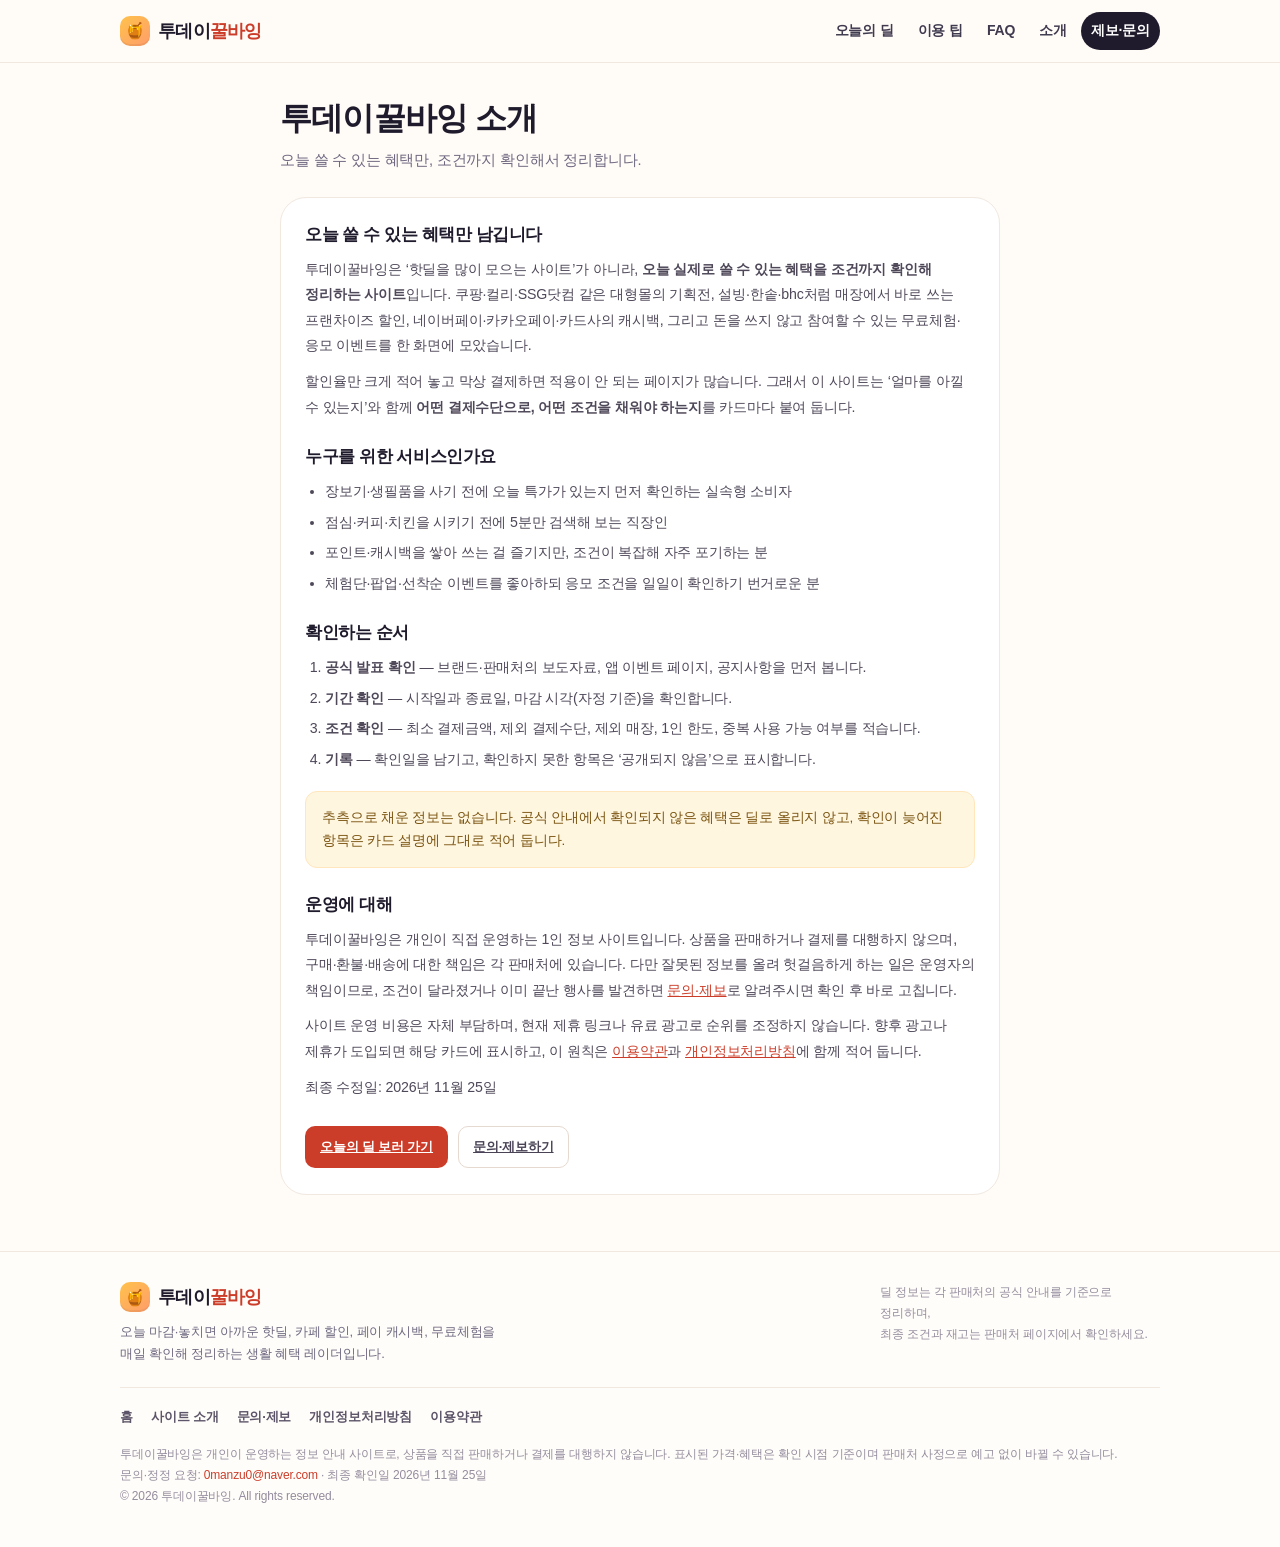
<file: about.html>
<!DOCTYPE html>
<html lang="ko">
<head>
  <meta charset="utf-8" />
  <meta name="viewport" content="width=device-width, initial-scale=1, viewport-fit=cover" />
  <title>투데이꿀바잉 소개</title>
  <meta name="description" content="투데이꿀바잉이 어떤 혜택을 어떻게 확인해 정리하는지, 누구를 위한 서비스인지 소개합니다." />
  <link rel="canonical" href="https://kkulbuying.github.io/about.html" />
  <meta name="theme-color" content="#ff6b5e" />
  <meta name="robots" content="index, follow, max-image-preview:large" />
  <meta property="og:type" content="website" />
  <meta property="og:site_name" content="투데이꿀바잉" />
  <meta property="og:title" content="투데이꿀바잉 소개" />
  <meta property="og:description" content="투데이꿀바잉이 어떤 혜택을 어떻게 확인해 정리하는지, 누구를 위한 서비스인지 소개합니다." />
  <meta property="og:url" content="https://kkulbuying.github.io/about.html" />
  <meta property="og:image" content="https://kkulbuying.github.io/assets/img/og-cover.png" />
  <meta property="og:image:width" content="1200" />
  <meta property="og:image:height" content="630" />
  <meta property="og:image:alt" content="투데이꿀바잉 — 오늘 놓치면 아까운 혜택만 모았습니다" />
  <meta property="og:locale" content="ko_KR" />
  <meta name="twitter:card" content="summary_large_image" />
  <meta name="twitter:title" content="투데이꿀바잉 소개" />
  <meta name="twitter:description" content="투데이꿀바잉이 어떤 혜택을 어떻게 확인해 정리하는지, 누구를 위한 서비스인지 소개합니다." />
  <meta name="twitter:image" content="https://kkulbuying.github.io/assets/img/og-cover.png" />
  <link rel="icon" href="data:image/svg+xml,%3Csvg xmlns='http://www.w3.org/2000/svg' viewBox='0 0 64 64'%3E%3Crect width='64' height='64' rx='16' fill='%23FFC24B'/%3E%3Cpath d='M32 13c8.5 8.5 14 15 14 22.5A14 14 0 1 1 18 35.5C18 28 23.5 21.5 32 13z' fill='%23FF6B5E'/%3E%3Ccircle cx='32' cy='40' r='4.5' fill='%23FFF6E0'/%3E%3C/svg%3E" />
  <link rel="apple-touch-icon" href="assets/img/icon-180.png" />
  <link rel="stylesheet" href="assets/css/style.css" />
</head>
<body>
  <a class="skip-link" href="#main">본문으로 바로가기</a>
  <header class="site-header">
    <div class="wrap header-inner">
      <a class="logo" href="index.html" aria-label="투데이꿀바잉 홈">
        <span class="logo-mark" aria-hidden="true">🍯</span>
        <span class="logo-text">투데이<strong>꿀바잉</strong></span>
      </a>
      <nav class="nav" aria-label="주요 메뉴">
        <a href="index.html#deals">오늘의 딜</a>
        <a href="index.html#tips">이용 팁</a>
        <a href="index.html#faq">FAQ</a>
        <a href="about.html" class="is-active">소개</a>
        <a class="nav-cta" href="contact.html">제보·문의</a>
      </nav>
    </div>
  </header>

  <main id="main">
    <div class="wrap doc">
      <h1>투데이꿀바잉 소개</h1>
      <p class="doc-lead">오늘 쓸 수 있는 혜택만, 조건까지 확인해서 정리합니다.</p>
      <div class="doc-body">

<h2>오늘 쓸 수 있는 혜택만 남깁니다</h2>
<p>투데이꿀바잉은 ‘핫딜을 많이 모으는 사이트’가 아니라, <strong>오늘 실제로 쓸 수 있는 혜택을 조건까지 확인해 정리하는 사이트</strong>입니다. 쿠팡·컬리·SSG닷컴 같은 대형몰의 기획전, 설빙·한솥·bhc처럼 매장에서 바로 쓰는 프랜차이즈 할인, 네이버페이·카카오페이·카드사의 캐시백, 그리고 돈을 쓰지 않고 참여할 수 있는 무료체험·응모 이벤트를 한 화면에 모았습니다.</p>
<p>할인율만 크게 적어 놓고 막상 결제하면 적용이 안 되는 페이지가 많습니다. 그래서 이 사이트는 ‘얼마를 아낄 수 있는지’와 함께 <strong>어떤 결제수단으로, 어떤 조건을 채워야 하는지</strong>를 카드마다 붙여 둡니다.</p>

<h2>누구를 위한 서비스인가요</h2>
<ul>
  <li>장보기·생필품을 사기 전에 오늘 특가가 있는지 먼저 확인하는 실속형 소비자</li>
  <li>점심·커피·치킨을 시키기 전에 5분만 검색해 보는 직장인</li>
  <li>포인트·캐시백을 쌓아 쓰는 걸 즐기지만, 조건이 복잡해 자주 포기하는 분</li>
  <li>체험단·팝업·선착순 이벤트를 좋아하되 응모 조건을 일일이 확인하기 번거로운 분</li>
</ul>

<h2>확인하는 순서</h2>
<ol>
  <li><strong>공식 발표 확인</strong> — 브랜드·판매처의 보도자료, 앱 이벤트 페이지, 공지사항을 먼저 봅니다.</li>
  <li><strong>기간 확인</strong> — 시작일과 종료일, 마감 시각(자정 기준)을 확인합니다.</li>
  <li><strong>조건 확인</strong> — 최소 결제금액, 제외 결제수단, 제외 매장, 1인 한도, 중복 사용 가능 여부를 적습니다.</li>
  <li><strong>기록</strong> — 확인일을 남기고, 확인하지 못한 항목은 ‘공개되지 않음’으로 표시합니다.</li>
</ol>
<div class="callout">추측으로 채운 정보는 없습니다. 공식 안내에서 확인되지 않은 혜택은 딜로 올리지 않고, 확인이 늦어진 항목은 카드 설명에 그대로 적어 둡니다.</div>

<h2>운영에 대해</h2>
<p>투데이꿀바잉은 개인이 직접 운영하는 1인 정보 사이트입니다. 상품을 판매하거나 결제를 대행하지 않으며, 구매·환불·배송에 대한 책임은 각 판매처에 있습니다. 다만 잘못된 정보를 올려 헛걸음하게 하는 일은 운영자의 책임이므로, 조건이 달라졌거나 이미 끝난 행사를 발견하면 <a href="contact.html">문의·제보</a>로 알려주시면 확인 후 바로 고칩니다.</p>
<p>사이트 운영 비용은 자체 부담하며, 현재 제휴 링크나 유료 광고로 순위를 조정하지 않습니다. 향후 광고나 제휴가 도입되면 해당 카드에 표시하고, 이 원칙은 <a href="terms.html">이용약관</a>과 <a href="privacy.html">개인정보처리방침</a>에 함께 적어 둡니다.</p>

        <p class="updated">최종 수정일: 2026년 11월 25일</p>
        <div class="doc-back">
          <a class="btn btn-solid" href="index.html#deals">오늘의 딜 보러 가기</a>
          <a class="btn btn-ghost" href="contact.html">문의·제보하기</a>
        </div>
      </div>
    </div>
  </main>
  <footer class="site-footer">
    <div class="wrap">
      <div class="footer-top">
        <div class="footer-brand">
          <a class="logo" href="index.html">
            <span class="logo-mark" aria-hidden="true">🍯</span>
            <span class="logo-text">투데이<strong>꿀바잉</strong></span>
          </a>
          <p>오늘 마감·놓치면 아까운 핫딜, 카페 할인, 페이 캐시백, 무료체험을 매일 확인해 정리하는 생활 혜택 레이더입니다.</p>
        </div>
        <p class="footer-legal" style="margin:0;max-width:280px;">
          딜 정보는 각 판매처의 공식 안내를 기준으로 정리하며,<br />
          최종 조건과 재고는 판매처 페이지에서 확인하세요.
        </p>
      </div>
      <nav class="footer-links" aria-label="사이트 정보">
        <a href="index.html">홈</a>
        <a href="about.html">사이트 소개</a>
        <a href="contact.html">문의·제보</a>
        <a href="privacy.html">개인정보처리방침</a>
        <a href="terms.html">이용약관</a>
      </nav>
      <p class="footer-legal">
        투데이꿀바잉은 개인이 운영하는 정보 안내 사이트로, 상품을 직접 판매하거나 결제를 대행하지 않습니다.
        표시된 가격·혜택은 확인 시점 기준이며 판매처 사정으로 예고 없이 바뀔 수 있습니다.<br />
        문의·정정 요청: <a href="mailto:0manzu0@naver.com">0manzu0@naver.com</a> · 최종 확인일 2026년 11월 25일<br />
        © 2026 투데이꿀바잉. All rights reserved.
      </p>
    </div>
  </footer>
</body>
</html>
</file>
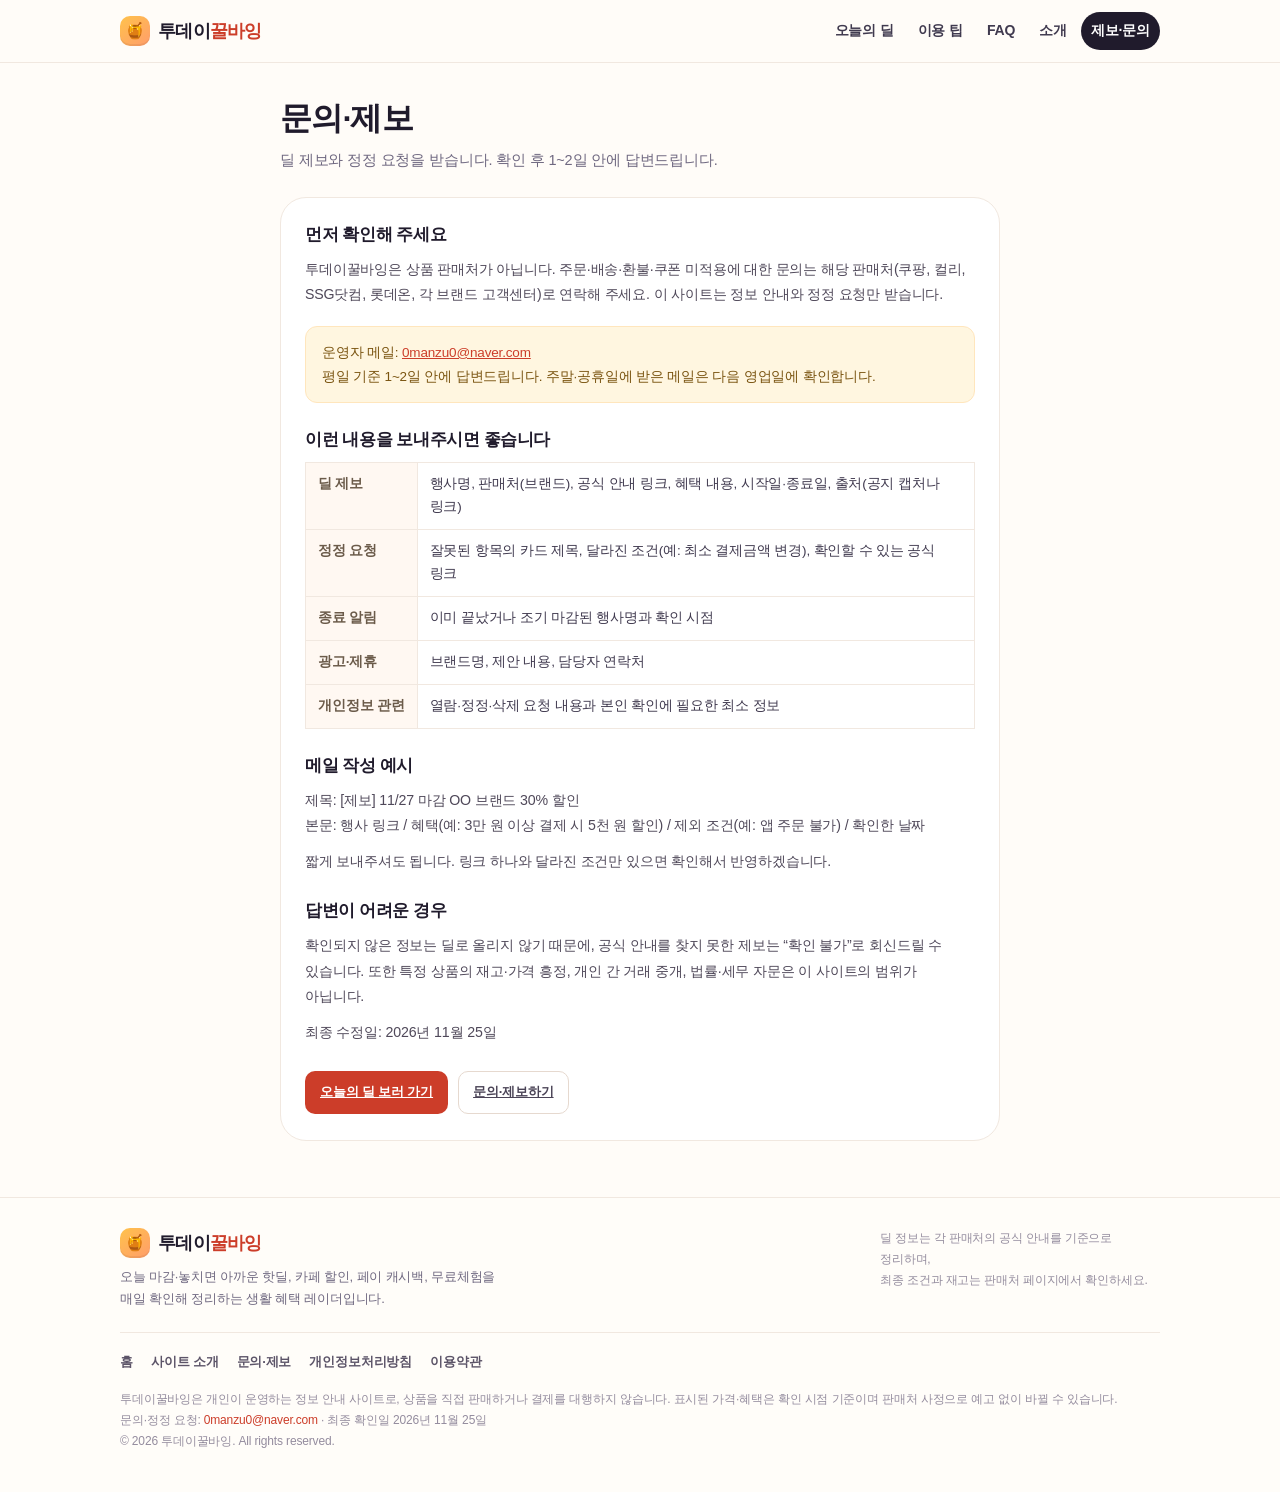
<file: contact.html>
<!DOCTYPE html>
<html lang="ko">
<head>
  <meta charset="utf-8" />
  <meta name="viewport" content="width=device-width, initial-scale=1, viewport-fit=cover" />
  <title>문의·제보 | 투데이꿀바잉</title>
  <meta name="description" content="딜 제보, 정보 정정, 광고·제휴, 개인정보 관련 문의를 받습니다. 운영자 메일 0manzu0@naver.com" />
  <link rel="canonical" href="https://kkulbuying.github.io/contact.html" />
  <meta name="theme-color" content="#ff6b5e" />
  <meta name="robots" content="index, follow, max-image-preview:large" />
  <meta property="og:type" content="website" />
  <meta property="og:site_name" content="투데이꿀바잉" />
  <meta property="og:title" content="문의·제보 | 투데이꿀바잉" />
  <meta property="og:description" content="딜 제보, 정보 정정, 광고·제휴, 개인정보 관련 문의를 받습니다. 운영자 메일 0manzu0@naver.com" />
  <meta property="og:url" content="https://kkulbuying.github.io/contact.html" />
  <meta property="og:image" content="https://kkulbuying.github.io/assets/img/og-cover.png" />
  <meta property="og:image:width" content="1200" />
  <meta property="og:image:height" content="630" />
  <meta property="og:image:alt" content="투데이꿀바잉 — 오늘 놓치면 아까운 혜택만 모았습니다" />
  <meta property="og:locale" content="ko_KR" />
  <meta name="twitter:card" content="summary_large_image" />
  <meta name="twitter:title" content="문의·제보 | 투데이꿀바잉" />
  <meta name="twitter:description" content="딜 제보, 정보 정정, 광고·제휴, 개인정보 관련 문의를 받습니다. 운영자 메일 0manzu0@naver.com" />
  <meta name="twitter:image" content="https://kkulbuying.github.io/assets/img/og-cover.png" />
  <link rel="icon" href="data:image/svg+xml,%3Csvg xmlns='http://www.w3.org/2000/svg' viewBox='0 0 64 64'%3E%3Crect width='64' height='64' rx='16' fill='%23FFC24B'/%3E%3Cpath d='M32 13c8.5 8.5 14 15 14 22.5A14 14 0 1 1 18 35.5C18 28 23.5 21.5 32 13z' fill='%23FF6B5E'/%3E%3Ccircle cx='32' cy='40' r='4.5' fill='%23FFF6E0'/%3E%3C/svg%3E" />
  <link rel="apple-touch-icon" href="assets/img/icon-180.png" />
  <link rel="stylesheet" href="assets/css/style.css" />
</head>
<body>
  <a class="skip-link" href="#main">본문으로 바로가기</a>
  <header class="site-header">
    <div class="wrap header-inner">
      <a class="logo" href="index.html" aria-label="투데이꿀바잉 홈">
        <span class="logo-mark" aria-hidden="true">🍯</span>
        <span class="logo-text">투데이<strong>꿀바잉</strong></span>
      </a>
      <nav class="nav" aria-label="주요 메뉴">
        <a href="index.html#deals">오늘의 딜</a>
        <a href="index.html#tips">이용 팁</a>
        <a href="index.html#faq">FAQ</a>
        <a href="about.html">소개</a>
        <a class="nav-cta" href="contact.html">제보·문의</a>
      </nav>
    </div>
  </header>

  <main id="main">
    <div class="wrap doc">
      <h1>문의·제보</h1>
      <p class="doc-lead">딜 제보와 정정 요청을 받습니다. 확인 후 1~2일 안에 답변드립니다.</p>
      <div class="doc-body">

<h2>먼저 확인해 주세요</h2>
<p>투데이꿀바잉은 상품 판매처가 아닙니다. 주문·배송·환불·쿠폰 미적용에 대한 문의는 해당 판매처(쿠팡, 컬리, SSG닷컴, 롯데온, 각 브랜드 고객센터)로 연락해 주세요. 이 사이트는 정보 안내와 정정 요청만 받습니다.</p>
<div class="callout">운영자 메일: <a href="mailto:0manzu0@naver.com">0manzu0@naver.com</a><br />평일 기준 1~2일 안에 답변드립니다. 주말·공휴일에 받은 메일은 다음 영업일에 확인합니다.</div>

<h2>이런 내용을 보내주시면 좋습니다</h2>
<table>
  <tr><th>딜 제보</th><td>행사명, 판매처(브랜드), 공식 안내 링크, 혜택 내용, 시작일·종료일, 출처(공지 캡처나 링크)</td></tr>
  <tr><th>정정 요청</th><td>잘못된 항목의 카드 제목, 달라진 조건(예: 최소 결제금액 변경), 확인할 수 있는 공식 링크</td></tr>
  <tr><th>종료 알림</th><td>이미 끝났거나 조기 마감된 행사명과 확인 시점</td></tr>
  <tr><th>광고·제휴</th><td>브랜드명, 제안 내용, 담당자 연락처</td></tr>
  <tr><th>개인정보 관련</th><td>열람·정정·삭제 요청 내용과 본인 확인에 필요한 최소 정보</td></tr>
</table>

<h2>메일 작성 예시</h2>
<p>제목: [제보] 11/27 마감 OO 브랜드 30% 할인<br />
본문: 행사 링크 / 혜택(예: 3만 원 이상 결제 시 5천 원 할인) / 제외 조건(예: 앱 주문 불가) / 확인한 날짜</p>
<p>짧게 보내주셔도 됩니다. 링크 하나와 달라진 조건만 있으면 확인해서 반영하겠습니다.</p>

<h2>답변이 어려운 경우</h2>
<p>확인되지 않은 정보는 딜로 올리지 않기 때문에, 공식 안내를 찾지 못한 제보는 “확인 불가”로 회신드릴 수 있습니다. 또한 특정 상품의 재고·가격 흥정, 개인 간 거래 중개, 법률·세무 자문은 이 사이트의 범위가 아닙니다.</p>

        <p class="updated">최종 수정일: 2026년 11월 25일</p>
        <div class="doc-back">
          <a class="btn btn-solid" href="index.html#deals">오늘의 딜 보러 가기</a>
          <a class="btn btn-ghost" href="contact.html">문의·제보하기</a>
        </div>
      </div>
    </div>
  </main>
  <footer class="site-footer">
    <div class="wrap">
      <div class="footer-top">
        <div class="footer-brand">
          <a class="logo" href="index.html">
            <span class="logo-mark" aria-hidden="true">🍯</span>
            <span class="logo-text">투데이<strong>꿀바잉</strong></span>
          </a>
          <p>오늘 마감·놓치면 아까운 핫딜, 카페 할인, 페이 캐시백, 무료체험을 매일 확인해 정리하는 생활 혜택 레이더입니다.</p>
        </div>
        <p class="footer-legal" style="margin:0;max-width:280px;">
          딜 정보는 각 판매처의 공식 안내를 기준으로 정리하며,<br />
          최종 조건과 재고는 판매처 페이지에서 확인하세요.
        </p>
      </div>
      <nav class="footer-links" aria-label="사이트 정보">
        <a href="index.html">홈</a>
        <a href="about.html">사이트 소개</a>
        <a href="contact.html">문의·제보</a>
        <a href="privacy.html">개인정보처리방침</a>
        <a href="terms.html">이용약관</a>
      </nav>
      <p class="footer-legal">
        투데이꿀바잉은 개인이 운영하는 정보 안내 사이트로, 상품을 직접 판매하거나 결제를 대행하지 않습니다.
        표시된 가격·혜택은 확인 시점 기준이며 판매처 사정으로 예고 없이 바뀔 수 있습니다.<br />
        문의·정정 요청: <a href="mailto:0manzu0@naver.com">0manzu0@naver.com</a> · 최종 확인일 2026년 11월 25일<br />
        © 2026 투데이꿀바잉. All rights reserved.
      </p>
    </div>
  </footer>
</body>
</html>
</file>
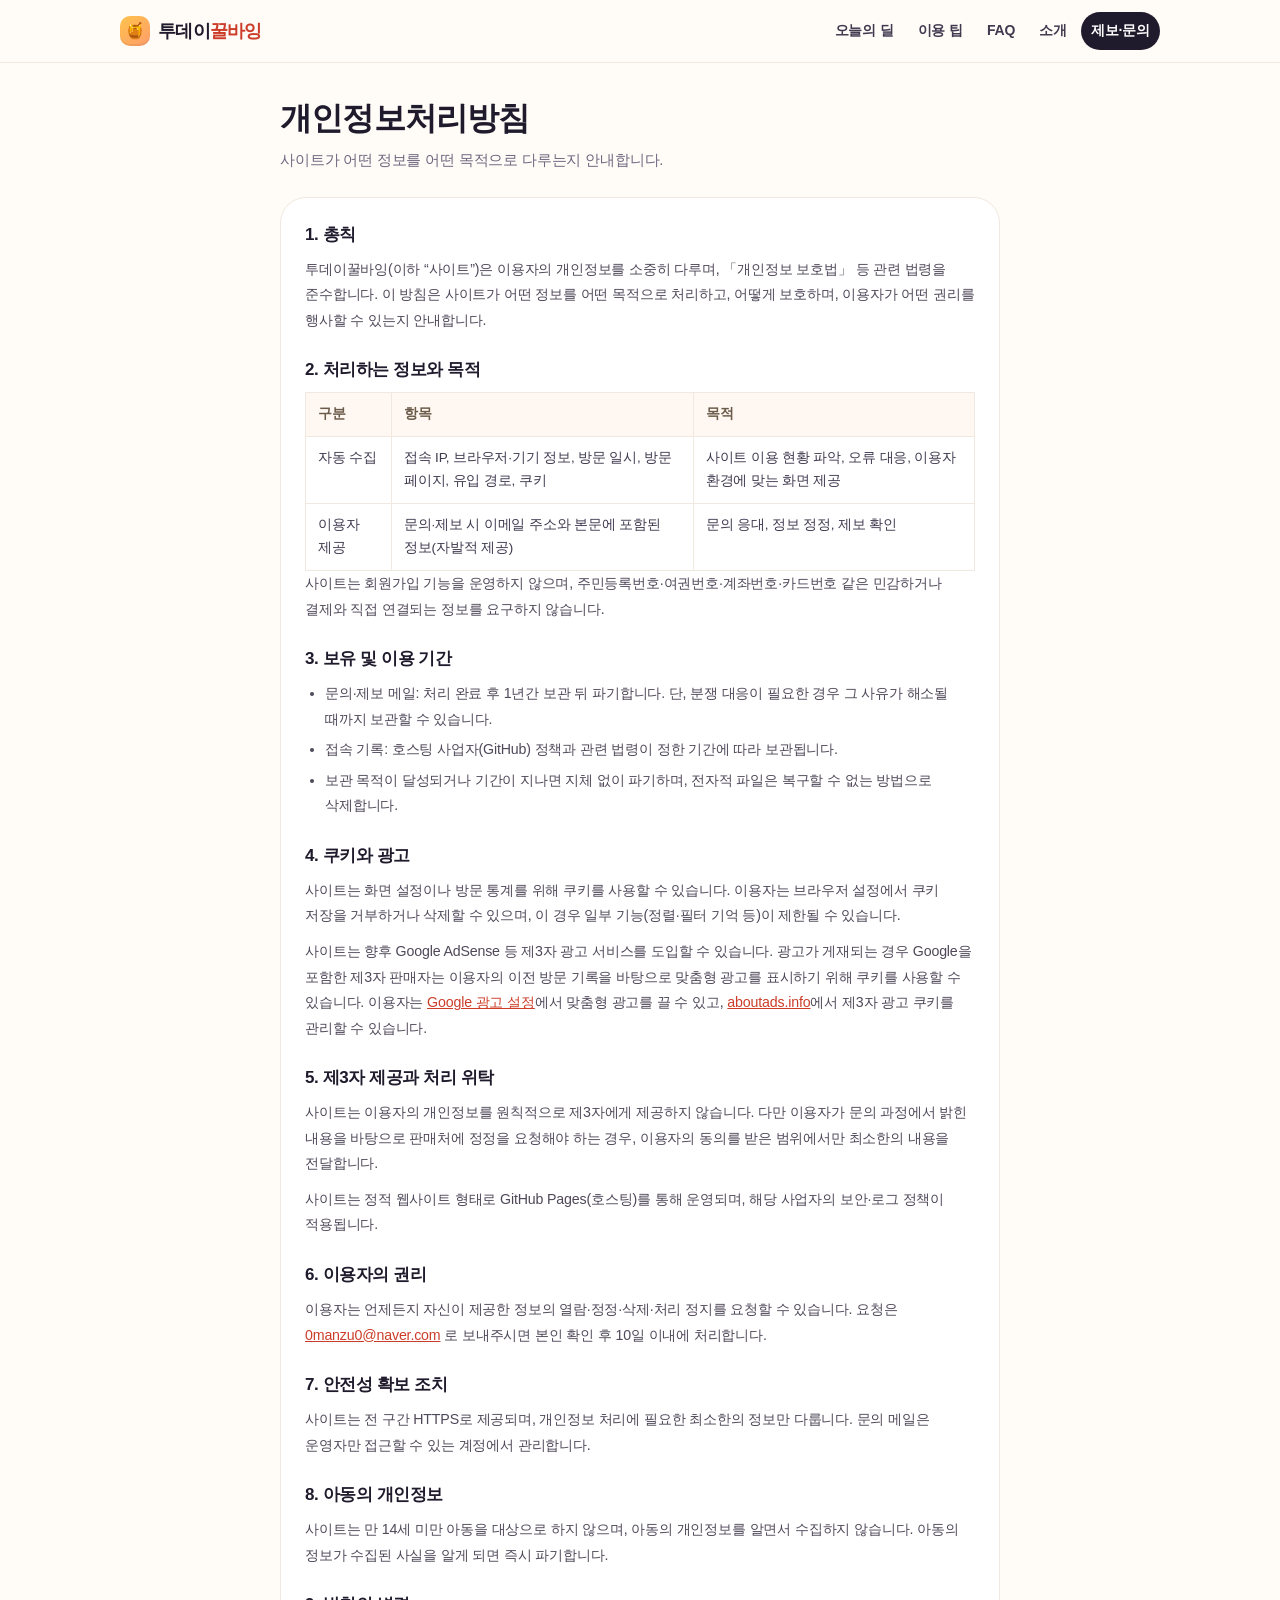
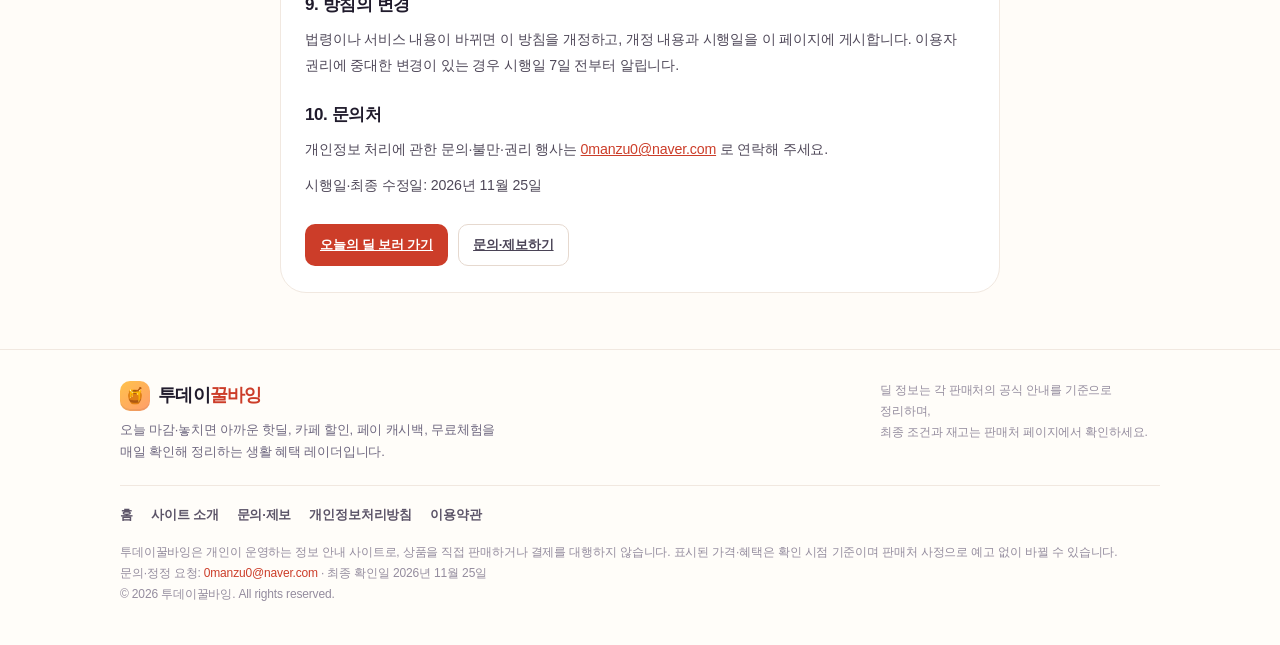
<file: privacy.html>
<!DOCTYPE html>
<html lang="ko">
<head>
  <meta charset="utf-8" />
  <meta name="viewport" content="width=device-width, initial-scale=1, viewport-fit=cover" />
  <title>개인정보처리방침 | 투데이꿀바잉</title>
  <meta name="description" content="투데이꿀바잉의 개인정보 처리 항목·목적·보유 기간, 쿠키와 광고, 이용자 권리를 안내합니다." />
  <link rel="canonical" href="https://kkulbuying.github.io/privacy.html" />
  <meta name="theme-color" content="#ff6b5e" />
  <meta name="robots" content="index, follow, max-image-preview:large" />
  <meta property="og:type" content="website" />
  <meta property="og:site_name" content="투데이꿀바잉" />
  <meta property="og:title" content="개인정보처리방침 | 투데이꿀바잉" />
  <meta property="og:description" content="투데이꿀바잉의 개인정보 처리 항목·목적·보유 기간, 쿠키와 광고, 이용자 권리를 안내합니다." />
  <meta property="og:url" content="https://kkulbuying.github.io/privacy.html" />
  <meta property="og:image" content="https://kkulbuying.github.io/assets/img/og-cover.png" />
  <meta property="og:image:width" content="1200" />
  <meta property="og:image:height" content="630" />
  <meta property="og:image:alt" content="투데이꿀바잉 — 오늘 놓치면 아까운 혜택만 모았습니다" />
  <meta property="og:locale" content="ko_KR" />
  <meta name="twitter:card" content="summary_large_image" />
  <meta name="twitter:title" content="개인정보처리방침 | 투데이꿀바잉" />
  <meta name="twitter:description" content="투데이꿀바잉의 개인정보 처리 항목·목적·보유 기간, 쿠키와 광고, 이용자 권리를 안내합니다." />
  <meta name="twitter:image" content="https://kkulbuying.github.io/assets/img/og-cover.png" />
  <link rel="icon" href="data:image/svg+xml,%3Csvg xmlns='http://www.w3.org/2000/svg' viewBox='0 0 64 64'%3E%3Crect width='64' height='64' rx='16' fill='%23FFC24B'/%3E%3Cpath d='M32 13c8.5 8.5 14 15 14 22.5A14 14 0 1 1 18 35.5C18 28 23.5 21.5 32 13z' fill='%23FF6B5E'/%3E%3Ccircle cx='32' cy='40' r='4.5' fill='%23FFF6E0'/%3E%3C/svg%3E" />
  <link rel="apple-touch-icon" href="assets/img/icon-180.png" />
  <link rel="stylesheet" href="assets/css/style.css" />
</head>
<body>
  <a class="skip-link" href="#main">본문으로 바로가기</a>
  <header class="site-header">
    <div class="wrap header-inner">
      <a class="logo" href="index.html" aria-label="투데이꿀바잉 홈">
        <span class="logo-mark" aria-hidden="true">🍯</span>
        <span class="logo-text">투데이<strong>꿀바잉</strong></span>
      </a>
      <nav class="nav" aria-label="주요 메뉴">
        <a href="index.html#deals">오늘의 딜</a>
        <a href="index.html#tips">이용 팁</a>
        <a href="index.html#faq">FAQ</a>
        <a href="about.html">소개</a>
        <a class="nav-cta" href="contact.html">제보·문의</a>
      </nav>
    </div>
  </header>

  <main id="main">
    <div class="wrap doc">
      <h1>개인정보처리방침</h1>
      <p class="doc-lead">사이트가 어떤 정보를 어떤 목적으로 다루는지 안내합니다.</p>
      <div class="doc-body">

<h2>1. 총칙</h2>
<p>투데이꿀바잉(이하 “사이트”)은 이용자의 개인정보를 소중히 다루며, 「개인정보 보호법」 등 관련 법령을 준수합니다. 이 방침은 사이트가 어떤 정보를 어떤 목적으로 처리하고, 어떻게 보호하며, 이용자가 어떤 권리를 행사할 수 있는지 안내합니다.</p>

<h2>2. 처리하는 정보와 목적</h2>
<table>
  <tr><th>구분</th><th>항목</th><th>목적</th></tr>
  <tr><td>자동 수집</td><td>접속 IP, 브라우저·기기 정보, 방문 일시, 방문 페이지, 유입 경로, 쿠키</td><td>사이트 이용 현황 파악, 오류 대응, 이용자 환경에 맞는 화면 제공</td></tr>
  <tr><td>이용자 제공</td><td>문의·제보 시 이메일 주소와 본문에 포함된 정보(자발적 제공)</td><td>문의 응대, 정보 정정, 제보 확인</td></tr>
</table>
<p>사이트는 회원가입 기능을 운영하지 않으며, 주민등록번호·여권번호·계좌번호·카드번호 같은 민감하거나 결제와 직접 연결되는 정보를 요구하지 않습니다.</p>

<h2>3. 보유 및 이용 기간</h2>
<ul>
  <li>문의·제보 메일: 처리 완료 후 1년간 보관 뒤 파기합니다. 단, 분쟁 대응이 필요한 경우 그 사유가 해소될 때까지 보관할 수 있습니다.</li>
  <li>접속 기록: 호스팅 사업자(GitHub) 정책과 관련 법령이 정한 기간에 따라 보관됩니다.</li>
  <li>보관 목적이 달성되거나 기간이 지나면 지체 없이 파기하며, 전자적 파일은 복구할 수 없는 방법으로 삭제합니다.</li>
</ul>

<h2>4. 쿠키와 광고</h2>
<p>사이트는 화면 설정이나 방문 통계를 위해 쿠키를 사용할 수 있습니다. 이용자는 브라우저 설정에서 쿠키 저장을 거부하거나 삭제할 수 있으며, 이 경우 일부 기능(정렬·필터 기억 등)이 제한될 수 있습니다.</p>
<p>사이트는 향후 Google AdSense 등 제3자 광고 서비스를 도입할 수 있습니다. 광고가 게재되는 경우 Google을 포함한 제3자 판매자는 이용자의 이전 방문 기록을 바탕으로 맞춤형 광고를 표시하기 위해 쿠키를 사용할 수 있습니다. 이용자는 <a href="https://adssettings.google.com" target="_blank" rel="noopener nofollow">Google 광고 설정</a>에서 맞춤형 광고를 끌 수 있고, <a href="https://www.aboutads.info/choices/" target="_blank" rel="noopener nofollow">aboutads.info</a>에서 제3자 광고 쿠키를 관리할 수 있습니다.</p>

<h2>5. 제3자 제공과 처리 위탁</h2>
<p>사이트는 이용자의 개인정보를 원칙적으로 제3자에게 제공하지 않습니다. 다만 이용자가 문의 과정에서 밝힌 내용을 바탕으로 판매처에 정정을 요청해야 하는 경우, 이용자의 동의를 받은 범위에서만 최소한의 내용을 전달합니다.</p>
<p>사이트는 정적 웹사이트 형태로 GitHub Pages(호스팅)를 통해 운영되며, 해당 사업자의 보안·로그 정책이 적용됩니다.</p>

<h2>6. 이용자의 권리</h2>
<p>이용자는 언제든지 자신이 제공한 정보의 열람·정정·삭제·처리 정지를 요청할 수 있습니다. 요청은 <a href="mailto:0manzu0@naver.com">0manzu0@naver.com</a> 로 보내주시면 본인 확인 후 10일 이내에 처리합니다.</p>

<h2>7. 안전성 확보 조치</h2>
<p>사이트는 전 구간 HTTPS로 제공되며, 개인정보 처리에 필요한 최소한의 정보만 다룹니다. 문의 메일은 운영자만 접근할 수 있는 계정에서 관리합니다.</p>

<h2>8. 아동의 개인정보</h2>
<p>사이트는 만 14세 미만 아동을 대상으로 하지 않으며, 아동의 개인정보를 알면서 수집하지 않습니다. 아동의 정보가 수집된 사실을 알게 되면 즉시 파기합니다.</p>

<h2>9. 방침의 변경</h2>
<p>법령이나 서비스 내용이 바뀌면 이 방침을 개정하고, 개정 내용과 시행일을 이 페이지에 게시합니다. 이용자 권리에 중대한 변경이 있는 경우 시행일 7일 전부터 알립니다.</p>

<h2>10. 문의처</h2>
<p>개인정보 처리에 관한 문의·불만·권리 행사는 <a href="mailto:0manzu0@naver.com">0manzu0@naver.com</a> 로 연락해 주세요.</p>

        <p class="updated">시행일·최종 수정일: 2026년 11월 25일</p>
        <div class="doc-back">
          <a class="btn btn-solid" href="index.html#deals">오늘의 딜 보러 가기</a>
          <a class="btn btn-ghost" href="contact.html">문의·제보하기</a>
        </div>
      </div>
    </div>
  </main>
  <footer class="site-footer">
    <div class="wrap">
      <div class="footer-top">
        <div class="footer-brand">
          <a class="logo" href="index.html">
            <span class="logo-mark" aria-hidden="true">🍯</span>
            <span class="logo-text">투데이<strong>꿀바잉</strong></span>
          </a>
          <p>오늘 마감·놓치면 아까운 핫딜, 카페 할인, 페이 캐시백, 무료체험을 매일 확인해 정리하는 생활 혜택 레이더입니다.</p>
        </div>
        <p class="footer-legal" style="margin:0;max-width:280px;">
          딜 정보는 각 판매처의 공식 안내를 기준으로 정리하며,<br />
          최종 조건과 재고는 판매처 페이지에서 확인하세요.
        </p>
      </div>
      <nav class="footer-links" aria-label="사이트 정보">
        <a href="index.html">홈</a>
        <a href="about.html">사이트 소개</a>
        <a href="contact.html">문의·제보</a>
        <a href="privacy.html">개인정보처리방침</a>
        <a href="terms.html">이용약관</a>
      </nav>
      <p class="footer-legal">
        투데이꿀바잉은 개인이 운영하는 정보 안내 사이트로, 상품을 직접 판매하거나 결제를 대행하지 않습니다.
        표시된 가격·혜택은 확인 시점 기준이며 판매처 사정으로 예고 없이 바뀔 수 있습니다.<br />
        문의·정정 요청: <a href="mailto:0manzu0@naver.com">0manzu0@naver.com</a> · 최종 확인일 2026년 11월 25일<br />
        © 2026 투데이꿀바잉. All rights reserved.
      </p>
    </div>
  </footer>
</body>
</html>
</file>
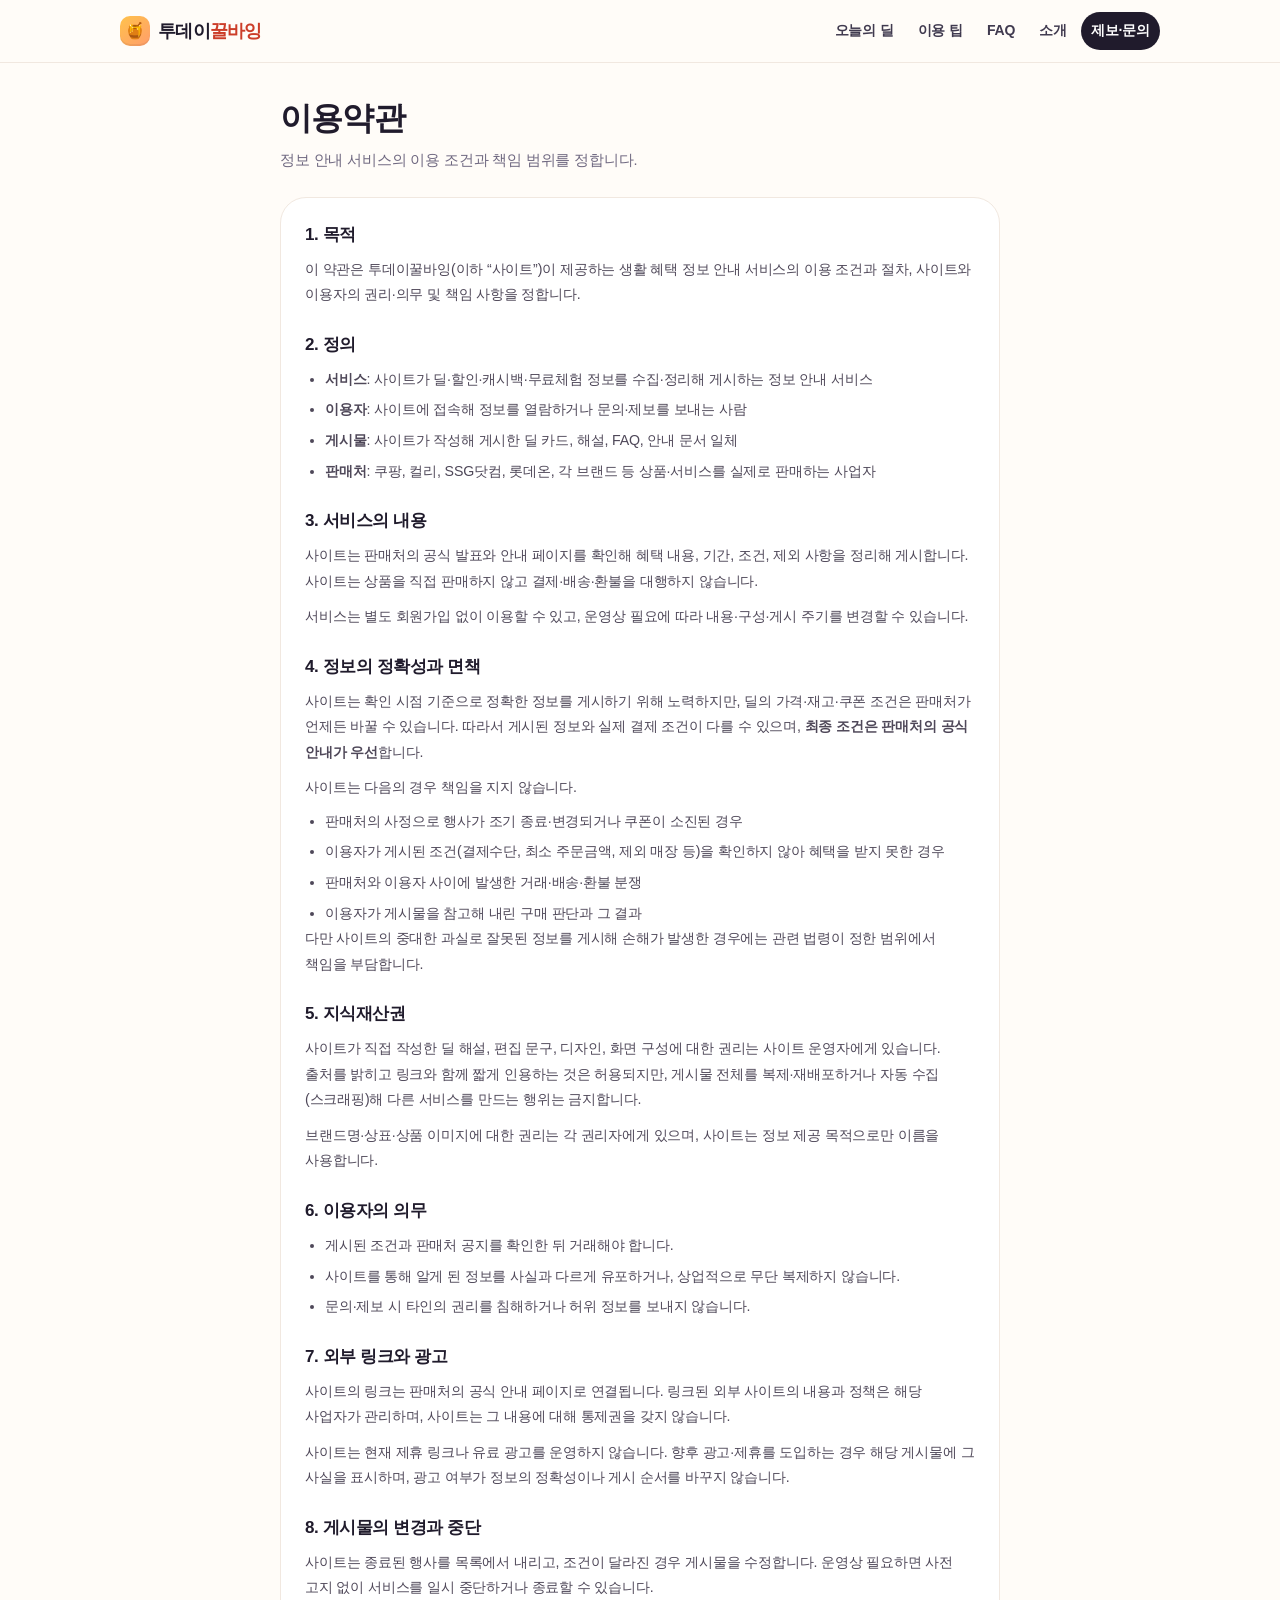
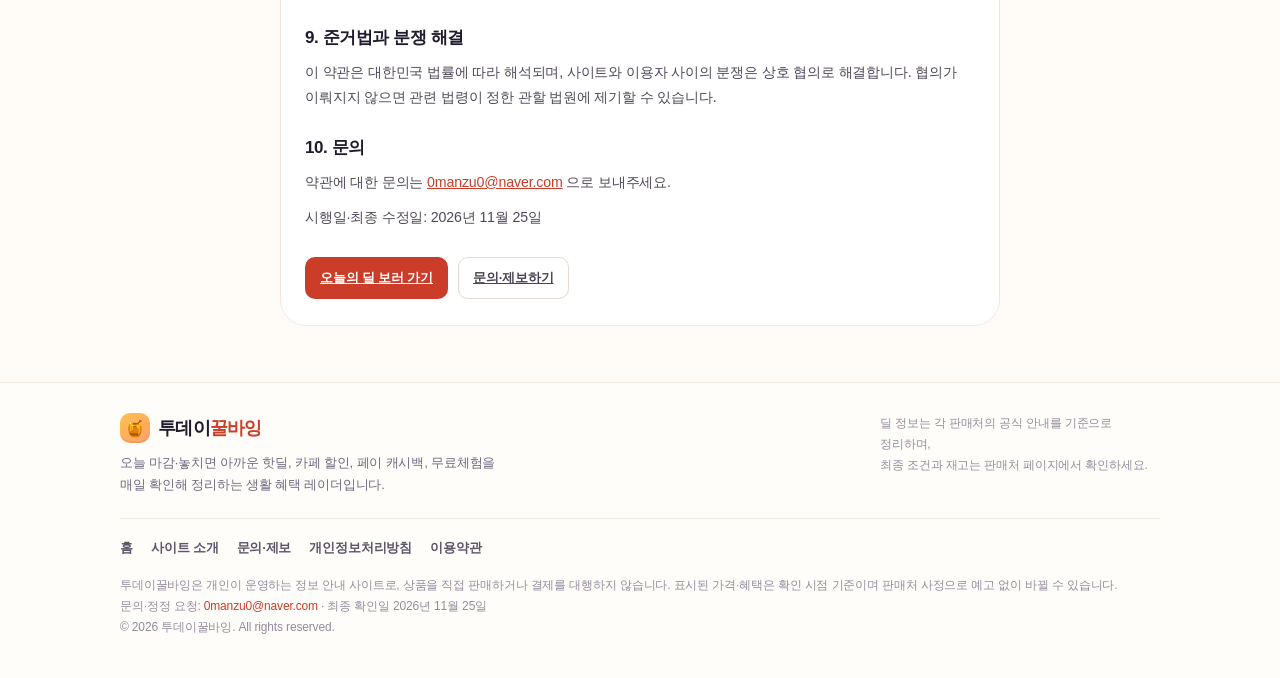
<file: terms.html>
<!DOCTYPE html>
<html lang="ko">
<head>
  <meta charset="utf-8" />
  <meta name="viewport" content="width=device-width, initial-scale=1, viewport-fit=cover" />
  <title>이용약관 | 투데이꿀바잉</title>
  <meta name="description" content="투데이꿀바잉 정보 안내 서비스의 이용 조건, 정보 정확성과 면책, 지식재산권, 이용자 의무를 정합니다." />
  <link rel="canonical" href="https://kkulbuying.github.io/terms.html" />
  <meta name="theme-color" content="#ff6b5e" />
  <meta name="robots" content="index, follow, max-image-preview:large" />
  <meta property="og:type" content="website" />
  <meta property="og:site_name" content="투데이꿀바잉" />
  <meta property="og:title" content="이용약관 | 투데이꿀바잉" />
  <meta property="og:description" content="투데이꿀바잉 정보 안내 서비스의 이용 조건, 정보 정확성과 면책, 지식재산권, 이용자 의무를 정합니다." />
  <meta property="og:url" content="https://kkulbuying.github.io/terms.html" />
  <meta property="og:image" content="https://kkulbuying.github.io/assets/img/og-cover.png" />
  <meta property="og:image:width" content="1200" />
  <meta property="og:image:height" content="630" />
  <meta property="og:image:alt" content="투데이꿀바잉 — 오늘 놓치면 아까운 혜택만 모았습니다" />
  <meta property="og:locale" content="ko_KR" />
  <meta name="twitter:card" content="summary_large_image" />
  <meta name="twitter:title" content="이용약관 | 투데이꿀바잉" />
  <meta name="twitter:description" content="투데이꿀바잉 정보 안내 서비스의 이용 조건, 정보 정확성과 면책, 지식재산권, 이용자 의무를 정합니다." />
  <meta name="twitter:image" content="https://kkulbuying.github.io/assets/img/og-cover.png" />
  <link rel="icon" href="data:image/svg+xml,%3Csvg xmlns='http://www.w3.org/2000/svg' viewBox='0 0 64 64'%3E%3Crect width='64' height='64' rx='16' fill='%23FFC24B'/%3E%3Cpath d='M32 13c8.5 8.5 14 15 14 22.5A14 14 0 1 1 18 35.5C18 28 23.5 21.5 32 13z' fill='%23FF6B5E'/%3E%3Ccircle cx='32' cy='40' r='4.5' fill='%23FFF6E0'/%3E%3C/svg%3E" />
  <link rel="apple-touch-icon" href="assets/img/icon-180.png" />
  <link rel="stylesheet" href="assets/css/style.css" />
</head>
<body>
  <a class="skip-link" href="#main">본문으로 바로가기</a>
  <header class="site-header">
    <div class="wrap header-inner">
      <a class="logo" href="index.html" aria-label="투데이꿀바잉 홈">
        <span class="logo-mark" aria-hidden="true">🍯</span>
        <span class="logo-text">투데이<strong>꿀바잉</strong></span>
      </a>
      <nav class="nav" aria-label="주요 메뉴">
        <a href="index.html#deals">오늘의 딜</a>
        <a href="index.html#tips">이용 팁</a>
        <a href="index.html#faq">FAQ</a>
        <a href="about.html">소개</a>
        <a class="nav-cta" href="contact.html">제보·문의</a>
      </nav>
    </div>
  </header>

  <main id="main">
    <div class="wrap doc">
      <h1>이용약관</h1>
      <p class="doc-lead">정보 안내 서비스의 이용 조건과 책임 범위를 정합니다.</p>
      <div class="doc-body">

<h2>1. 목적</h2>
<p>이 약관은 투데이꿀바잉(이하 “사이트”)이 제공하는 생활 혜택 정보 안내 서비스의 이용 조건과 절차, 사이트와 이용자의 권리·의무 및 책임 사항을 정합니다.</p>

<h2>2. 정의</h2>
<ul>
  <li><strong>서비스</strong>: 사이트가 딜·할인·캐시백·무료체험 정보를 수집·정리해 게시하는 정보 안내 서비스</li>
  <li><strong>이용자</strong>: 사이트에 접속해 정보를 열람하거나 문의·제보를 보내는 사람</li>
  <li><strong>게시물</strong>: 사이트가 작성해 게시한 딜 카드, 해설, FAQ, 안내 문서 일체</li>
  <li><strong>판매처</strong>: 쿠팡, 컬리, SSG닷컴, 롯데온, 각 브랜드 등 상품·서비스를 실제로 판매하는 사업자</li>
</ul>

<h2>3. 서비스의 내용</h2>
<p>사이트는 판매처의 공식 발표와 안내 페이지를 확인해 혜택 내용, 기간, 조건, 제외 사항을 정리해 게시합니다. 사이트는 상품을 직접 판매하지 않고 결제·배송·환불을 대행하지 않습니다.</p>
<p>서비스는 별도 회원가입 없이 이용할 수 있고, 운영상 필요에 따라 내용·구성·게시 주기를 변경할 수 있습니다.</p>

<h2>4. 정보의 정확성과 면책</h2>
<p>사이트는 확인 시점 기준으로 정확한 정보를 게시하기 위해 노력하지만, 딜의 가격·재고·쿠폰 조건은 판매처가 언제든 바꿀 수 있습니다. 따라서 게시된 정보와 실제 결제 조건이 다를 수 있으며, <strong>최종 조건은 판매처의 공식 안내가 우선</strong>합니다.</p>
<p>사이트는 다음의 경우 책임을 지지 않습니다.</p>
<ul>
  <li>판매처의 사정으로 행사가 조기 종료·변경되거나 쿠폰이 소진된 경우</li>
  <li>이용자가 게시된 조건(결제수단, 최소 주문금액, 제외 매장 등)을 확인하지 않아 혜택을 받지 못한 경우</li>
  <li>판매처와 이용자 사이에 발생한 거래·배송·환불 분쟁</li>
  <li>이용자가 게시물을 참고해 내린 구매 판단과 그 결과</li>
</ul>
<p>다만 사이트의 중대한 과실로 잘못된 정보를 게시해 손해가 발생한 경우에는 관련 법령이 정한 범위에서 책임을 부담합니다.</p>

<h2>5. 지식재산권</h2>
<p>사이트가 직접 작성한 딜 해설, 편집 문구, 디자인, 화면 구성에 대한 권리는 사이트 운영자에게 있습니다. 출처를 밝히고 링크와 함께 짧게 인용하는 것은 허용되지만, 게시물 전체를 복제·재배포하거나 자동 수집(스크래핑)해 다른 서비스를 만드는 행위는 금지합니다.</p>
<p>브랜드명·상표·상품 이미지에 대한 권리는 각 권리자에게 있으며, 사이트는 정보 제공 목적으로만 이름을 사용합니다.</p>

<h2>6. 이용자의 의무</h2>
<ul>
  <li>게시된 조건과 판매처 공지를 확인한 뒤 거래해야 합니다.</li>
  <li>사이트를 통해 알게 된 정보를 사실과 다르게 유포하거나, 상업적으로 무단 복제하지 않습니다.</li>
  <li>문의·제보 시 타인의 권리를 침해하거나 허위 정보를 보내지 않습니다.</li>
</ul>

<h2>7. 외부 링크와 광고</h2>
<p>사이트의 링크는 판매처의 공식 안내 페이지로 연결됩니다. 링크된 외부 사이트의 내용과 정책은 해당 사업자가 관리하며, 사이트는 그 내용에 대해 통제권을 갖지 않습니다.</p>
<p>사이트는 현재 제휴 링크나 유료 광고를 운영하지 않습니다. 향후 광고·제휴를 도입하는 경우 해당 게시물에 그 사실을 표시하며, 광고 여부가 정보의 정확성이나 게시 순서를 바꾸지 않습니다.</p>

<h2>8. 게시물의 변경과 중단</h2>
<p>사이트는 종료된 행사를 목록에서 내리고, 조건이 달라진 경우 게시물을 수정합니다. 운영상 필요하면 사전 고지 없이 서비스를 일시 중단하거나 종료할 수 있습니다.</p>

<h2>9. 준거법과 분쟁 해결</h2>
<p>이 약관은 대한민국 법률에 따라 해석되며, 사이트와 이용자 사이의 분쟁은 상호 협의로 해결합니다. 협의가 이뤄지지 않으면 관련 법령이 정한 관할 법원에 제기할 수 있습니다.</p>

<h2>10. 문의</h2>
<p>약관에 대한 문의는 <a href="mailto:0manzu0@naver.com">0manzu0@naver.com</a> 으로 보내주세요.</p>

        <p class="updated">시행일·최종 수정일: 2026년 11월 25일</p>
        <div class="doc-back">
          <a class="btn btn-solid" href="index.html#deals">오늘의 딜 보러 가기</a>
          <a class="btn btn-ghost" href="contact.html">문의·제보하기</a>
        </div>
      </div>
    </div>
  </main>
  <footer class="site-footer">
    <div class="wrap">
      <div class="footer-top">
        <div class="footer-brand">
          <a class="logo" href="index.html">
            <span class="logo-mark" aria-hidden="true">🍯</span>
            <span class="logo-text">투데이<strong>꿀바잉</strong></span>
          </a>
          <p>오늘 마감·놓치면 아까운 핫딜, 카페 할인, 페이 캐시백, 무료체험을 매일 확인해 정리하는 생활 혜택 레이더입니다.</p>
        </div>
        <p class="footer-legal" style="margin:0;max-width:280px;">
          딜 정보는 각 판매처의 공식 안내를 기준으로 정리하며,<br />
          최종 조건과 재고는 판매처 페이지에서 확인하세요.
        </p>
      </div>
      <nav class="footer-links" aria-label="사이트 정보">
        <a href="index.html">홈</a>
        <a href="about.html">사이트 소개</a>
        <a href="contact.html">문의·제보</a>
        <a href="privacy.html">개인정보처리방침</a>
        <a href="terms.html">이용약관</a>
      </nav>
      <p class="footer-legal">
        투데이꿀바잉은 개인이 운영하는 정보 안내 사이트로, 상품을 직접 판매하거나 결제를 대행하지 않습니다.
        표시된 가격·혜택은 확인 시점 기준이며 판매처 사정으로 예고 없이 바뀔 수 있습니다.<br />
        문의·정정 요청: <a href="mailto:0manzu0@naver.com">0manzu0@naver.com</a> · 최종 확인일 2026년 11월 25일<br />
        © 2026 투데이꿀바잉. All rights reserved.
      </p>
    </div>
  </footer>
</body>
</html>
</file>
<file: assets/css/style.css>
@charset "utf-8";

/* =========================================================
   투데이꿀바잉 — Today Kkulbuying
   mobile-first · coral / honey / white
   ========================================================= */

:root {
  --coral: #ff6b5e;
  --coral-deep: #cc3d29;
  --coral-hover: #a83222;
  --coral-soft: #fff0ec;
  --honey: #ffc24b;
  --honey-deep: #e79a13;
  --honey-soft: #fff6e0;
  --ink: #201b2c;
  --body: #403a4f;
  --muted: #6f6880;
  --line: #f1e8e0;
  --line-strong: #e6d9cf;
  --bg: #fffcf8;
  --white: #ffffff;
  --shadow-sm: 0 2px 8px rgba(60, 35, 20, 0.05);
  --shadow-md: 0 10px 28px rgba(80, 45, 20, 0.08);
  --shadow-lg: 0 22px 60px rgba(70, 35, 15, 0.16);
  --radius: 18px;
  --radius-lg: 26px;
  --font: "Pretendard Variable", Pretendard, -apple-system, BlinkMacSystemFont,
    "Apple SD Gothic Neo", "Malgun Gothic", "Noto Sans KR", "Segoe UI", Roboto,
    sans-serif;
}

*,
*::before,
*::after {
  box-sizing: border-box;
}

html {
  -webkit-text-size-adjust: 100%;
  scroll-behavior: smooth;
  scroll-padding-top: 96px;
}

body {
  margin: 0;
  background: var(--bg);
  color: var(--body);
  font-family: var(--font);
  font-size: 16px;
  line-height: 1.7;
  letter-spacing: -0.01em;
  word-break: keep-all;
  overflow-wrap: break-word;
}

img {
  max-width: 100%;
  height: auto;
}

a {
  color: var(--coral-deep);
  text-decoration: none;
}

a:hover {
  text-decoration: underline;
}

h1,
h2,
h3,
h4 {
  color: var(--ink);
  line-height: 1.35;
  letter-spacing: -0.025em;
  margin: 0;
}

p {
  margin: 0;
}

button {
  font-family: inherit;
  font-size: inherit;
  cursor: pointer;
}

.wrap {
  width: 100%;
  max-width: 1080px;
  margin: 0 auto;
  padding: 0 20px;
}

.skip-link {
  position: absolute;
  left: -9999px;
  top: 0;
  background: var(--ink);
  color: #fff;
  padding: 10px 16px;
  border-radius: 0 0 10px 0;
  z-index: 100;
}

.skip-link:focus {
  left: 0;
}

/* ---------- header ---------- */

.site-header {
  position: sticky;
  top: 0;
  z-index: 40;
  background: rgba(255, 252, 248, 0.92);
  backdrop-filter: saturate(180%) blur(12px);
  -webkit-backdrop-filter: saturate(180%) blur(12px);
  border-bottom: 1px solid var(--line);
}

.header-inner {
  display: flex;
  align-items: center;
  justify-content: space-between;
  gap: 12px;
  min-height: 62px;
}

.logo {
  display: inline-flex;
  align-items: center;
  gap: 8px;
  color: var(--ink);
  font-weight: 800;
  font-size: 18px;
  letter-spacing: -0.04em;
}

.logo:hover {
  text-decoration: none;
}

.logo-mark {
  display: inline-grid;
  place-items: center;
  width: 30px;
  height: 30px;
  border-radius: 10px;
  background: linear-gradient(140deg, var(--honey), #ff9d6b);
  box-shadow: inset 0 -2px 0 rgba(0, 0, 0, 0.06);
  font-size: 16px;
}

.logo-text strong {
  color: var(--coral-deep);
}

.nav {
  display: flex;
  align-items: center;
  gap: 4px;
}

.nav a {
  display: inline-block;
  padding: 7px 10px;
  border-radius: 999px;
  color: var(--body);
  font-size: 14px;
  font-weight: 600;
}

.nav a:hover {
  background: var(--coral-soft);
  color: var(--coral-deep);
  text-decoration: none;
}

.nav .nav-cta {
  background: var(--ink);
  color: #fff;
}

.nav .nav-cta:hover {
  background: var(--coral-deep);
  color: #fff;
}

@media (max-width: 720px) {
  .nav a:not(.nav-cta) {
    display: none;
  }
  .nav .nav-cta {
    padding: 7px 14px;
  }
}

/* ---------- hero ---------- */

.hero {
  position: relative;
  margin: 22px 0 26px;
  padding: 34px 24px 30px;
  border-radius: var(--radius-lg);
  background:
    radial-gradient(circle at 12% 0%, rgba(255, 194, 75, 0.42), transparent 46%),
    radial-gradient(circle at 92% 8%, rgba(255, 107, 94, 0.3), transparent 42%),
    linear-gradient(180deg, #fffaf2 0%, #fff7f1 60%, #fff 100%);
  border: 1px solid var(--line);
  overflow: hidden;
}

.hero::after {
  content: "";
  position: absolute;
  right: -70px;
  bottom: -100px;
  width: 240px;
  height: 240px;
  border-radius: 50%;
  background: radial-gradient(circle, rgba(255, 194, 75, 0.22), transparent 68%);
  pointer-events: none;
}

.hero-eyebrow {
  display: inline-flex;
  align-items: center;
  gap: 7px;
  padding: 6px 12px;
  border-radius: 999px;
  background: rgba(255, 255, 255, 0.85);
  border: 1px solid var(--line-strong);
  color: #a4630a;
  font-size: 13px;
  font-weight: 700;
}

.hero h1 {
  margin: 16px 0 12px;
  font-size: clamp(27px, 5.6vw, 42px);
  font-weight: 800;
  letter-spacing: -0.045em;
}

.hero h1 em {
  font-style: normal;
  background: linear-gradient(180deg, transparent 62%, rgba(255, 194, 75, 0.55) 62%);
  padding: 0 2px;
}

.hero-lead {
  max-width: 620px;
  color: #55495f;
  font-size: 15.5px;
}

.hero-stats {
  display: flex;
  flex-wrap: wrap;
  gap: 10px;
  margin-top: 22px;
}

.stat {
  flex: 1 1 140px;
  padding: 12px 16px;
  border-radius: 14px;
  background: rgba(255, 255, 255, 0.9);
  border: 1px solid var(--line-strong);
}

.stat b {
  display: block;
  color: var(--coral-deep);
  font-size: 22px;
  font-weight: 800;
  line-height: 1.25;
}

.stat span {
  font-size: 12.5px;
  color: var(--muted);
  font-weight: 600;
}

.basis-note {
  display: flex;
  align-items: flex-start;
  gap: 8px;
  margin-top: 18px;
  padding: 11px 14px;
  border-radius: 12px;
  background: rgba(255, 255, 255, 0.72);
  border: 1px dashed var(--line-strong);
  color: #6c6274;
  font-size: 12.5px;
  line-height: 1.6;
}

/* ---------- section basics ---------- */

.section {
  margin: 44px 0;
}

.section-head {
  display: flex;
  align-items: flex-end;
  justify-content: space-between;
  gap: 12px;
  margin-bottom: 16px;
}

.section-head h2 {
  font-size: clamp(20px, 3.4vw, 26px);
  font-weight: 800;
}

.section-head p {
  color: var(--muted);
  font-size: 13.5px;
}

/* ---------- today highlight ---------- */

.highlight {
  padding: 22px 0 6px;
  border-radius: var(--radius-lg);
  background: linear-gradient(180deg, #fff4e6 0%, #fffaf4 100%);
  border: 1px solid #ffe6c4;
}

.highlight .section-head {
  padding: 0 22px;
  margin-bottom: 14px;
}

.highlight .section-head h2 {
  display: flex;
  align-items: center;
  gap: 8px;
  font-size: 18px;
}

.highlight-row {
  display: grid;
  grid-auto-flow: column;
  grid-auto-columns: minmax(258px, 78%);
  gap: 12px;
  overflow-x: auto;
  padding: 4px 22px 18px;
  scroll-snap-type: x mandatory;
  -webkit-overflow-scrolling: touch;
}

.highlight-row::-webkit-scrollbar {
  height: 6px;
}

.highlight-row::-webkit-scrollbar-thumb {
  background: #ffdca8;
  border-radius: 99px;
}

.hcard {
  scroll-snap-align: start;
  display: flex;
  flex-direction: column;
  gap: 8px;
  padding: 16px 16px 14px;
  border-radius: 16px;
  background: #fff;
  border: 1px solid #ffe3bd;
  box-shadow: var(--shadow-sm);
  text-align: left;
  color: inherit;
  transition: transform 0.18s ease, box-shadow 0.18s ease;
}

.hcard:hover {
  transform: translateY(-2px);
  box-shadow: var(--shadow-md);
}

.hcard-top {
  display: flex;
  align-items: center;
  justify-content: space-between;
  gap: 8px;
}

.hcard h3 {
  font-size: 16px;
  font-weight: 800;
}

/* 요소가 hidden 속성으로 숨겨질 때 클래스 display 값보다 우선한다 */
[hidden] {
  display: none !important;
}

.hcard .hcard-title {
  display: block;
  color: var(--ink);
  font-size: 16px;
  font-weight: 800;
  line-height: 1.42;
  letter-spacing: -0.025em;
  text-align: left;
}

.hcard .hcard-benefit {
  color: var(--coral-deep);
  font-size: 13.5px;
  font-weight: 700;
  line-height: 1.5;
}

.hcard .hcard-when {
  color: var(--muted);
  font-size: 12.5px;
  font-weight: 600;
}

@media (min-width: 900px) {
  .highlight-row {
    grid-auto-flow: row;
    grid-template-columns: repeat(3, 1fr);
    grid-auto-columns: auto;
    overflow: visible;
  }
}

/* ---------- deal controls ---------- */

.controls {
  margin: 26px 0 18px;
}

.tabs {
  display: flex;
  gap: 8px;
  overflow-x: auto;
  padding: 2px 2px 10px;
  scrollbar-width: none;
}

.tabs::-webkit-scrollbar {
  display: none;
}

.tab {
  flex: 0 0 auto;
  display: inline-flex;
  align-items: center;
  gap: 6px;
  padding: 9px 16px;
  border-radius: 999px;
  border: 1px solid var(--line-strong);
  background: #fff;
  color: #55495f;
  font-size: 14px;
  font-weight: 700;
  white-space: nowrap;
  transition: background 0.15s ease, color 0.15s ease, border-color 0.15s ease;
}

.tab:hover {
  border-color: var(--coral);
  color: var(--coral-deep);
}

.tab[aria-pressed="true"] {
  background: var(--coral-deep);
  border-color: var(--coral-deep);
  color: #fff;
  box-shadow: 0 6px 16px rgba(255, 107, 94, 0.28);
}

.tab .tab-count {
  font-size: 12px;
  font-weight: 700;
  opacity: 0.72;
}

.toolbar {
  display: flex;
  flex-wrap: wrap;
  gap: 10px;
  align-items: center;
}

.search-field {
  position: relative;
  flex: 1 1 240px;
}

.search-field svg {
  position: absolute;
  left: 14px;
  top: 50%;
  transform: translateY(-50%);
  width: 17px;
  height: 17px;
  fill: none;
  stroke: #a9a0b3;
  stroke-width: 2;
  stroke-linecap: round;
}

.search-field input {
  width: 100%;
  padding: 12px 14px 12px 40px;
  border-radius: 12px;
  border: 1px solid var(--line-strong);
  background: #fff;
  color: var(--ink);
  font-family: inherit;
  font-size: 15px;
}

.search-field input:focus {
  outline: 2px solid rgba(255, 107, 94, 0.35);
  outline-offset: 1px;
  border-color: var(--coral);
}

.sort-field {
  display: inline-flex;
  align-items: center;
  gap: 8px;
  font-size: 13px;
  color: var(--muted);
  font-weight: 600;
}

.sort-field select {
  padding: 11px 34px 11px 12px;
  border-radius: 12px;
  border: 1px solid var(--line-strong);
  background: #fff
    url("data:image/svg+xml;charset=utf8,%3Csvg xmlns='http://www.w3.org/2000/svg' width='12' height='8' viewBox='0 0 12 8'%3E%3Cpath d='M1 1.5 6 6.5l5-5' fill='none' stroke='%23887f95' stroke-width='1.8' stroke-linecap='round'/%3E%3C/svg%3E")
    no-repeat right 12px center;
  color: var(--ink);
  font-family: inherit;
  font-size: 14px;
  font-weight: 600;
  appearance: none;
  -webkit-appearance: none;
}

.result-line {
  margin: 14px 0 0;
  color: var(--muted);
  font-size: 13px;
  font-weight: 600;
}

.result-line strong {
  color: var(--coral-deep);
}

/* ---------- deal cards ---------- */

.deal-grid {
  display: grid;
  grid-template-columns: 1fr;
  gap: 14px;
  margin-top: 14px;
}

@media (min-width: 640px) {
  .deal-grid {
    grid-template-columns: repeat(2, minmax(0, 1fr));
    gap: 16px;
  }
}

@media (min-width: 1000px) {
  .deal-grid {
    grid-template-columns: repeat(3, minmax(0, 1fr));
  }
}

.deal {
  display: flex;
  flex-direction: column;
  gap: 10px;
  padding: 18px 18px 16px;
  background: #fff;
  border: 1px solid var(--line);
  border-radius: var(--radius);
  box-shadow: var(--shadow-sm);
  transition: transform 0.18s ease, box-shadow 0.18s ease,
    border-color 0.18s ease;
}

.deal:hover {
  transform: translateY(-3px);
  box-shadow: var(--shadow-md);
  border-color: #ffd9c8;
}

.deal-top {
  display: flex;
  align-items: center;
  justify-content: space-between;
  gap: 8px;
}

.chip {
  display: inline-flex;
  align-items: center;
  gap: 5px;
  padding: 4px 10px;
  border-radius: 999px;
  font-size: 11.5px;
  font-weight: 800;
  letter-spacing: 0;
}

.chip-online {
  background: #eaf1ff;
  color: #2b5ba8;
}

.chip-food {
  background: #ffeee8;
  color: #bf4331;
}

.chip-pay {
  background: #e9f6ee;
  color: #1c7a4c;
}

.chip-free {
  background: #f2ecff;
  color: #6543b3;
}

.dday {
  flex: 0 0 auto;
  padding: 4px 9px;
  border-radius: 8px;
  background: #f4f1ee;
  color: #6d6478;
  font-size: 12px;
  font-weight: 800;
  font-variant-numeric: tabular-nums;
}

.dday.is-today {
  background: var(--coral-deep);
  color: #fff;
}

.dday.is-soon {
  background: var(--honey-soft);
  color: #a4630a;
}

.dday.is-always {
  background: #eef6f1;
  color: #3d7a5b;
}

.deal h3 {
  font-size: 17px;
  font-weight: 800;
  line-height: 1.42;
}

.deal-open {
  display: block;
  width: 100%;
  padding: 0;
  border: 0;
  background: none;
  color: var(--ink);
  font-size: inherit;
  font-weight: inherit;
  line-height: inherit;
  text-align: left;
  letter-spacing: inherit;
}

.deal-open:hover {
  color: var(--coral-deep);
}

.deal-open:focus-visible,
.hcard:focus-visible,
.tab:focus-visible {
  outline: 2px solid var(--coral);
  outline-offset: 4px;
  border-radius: 6px;
}

.deal-summary {
  color: #5c5468;
  font-size: 14px;
  line-height: 1.65;
}

.deal-meta {
  display: grid;
  gap: 6px;
  margin: 2px 0 0;
  padding: 12px 13px;
  border-radius: 12px;
  background: #fffaf5;
  border: 1px solid #f7ece2;
  font-size: 12.5px;
}

.deal-meta div {
  display: grid;
  grid-template-columns: 44px 1fr;
  gap: 8px;
}

.deal-meta dt {
  color: #a396a8;
  font-weight: 700;
}

.deal-meta dd {
  margin: 0;
  color: #4a4356;
  font-weight: 600;
}

.deal-actions {
  display: flex;
  flex-wrap: wrap;
  align-items: center;
  gap: 8px;
  margin-top: auto;
  padding-top: 4px;
}

.btn {
  display: inline-flex;
  align-items: center;
  justify-content: center;
  gap: 6px;
  padding: 9px 14px;
  border-radius: 10px;
  border: 1px solid transparent;
  font-size: 13px;
  font-weight: 700;
  text-decoration: none;
  transition: background 0.15s ease, color 0.15s ease, border-color 0.15s ease;
}

.btn:hover {
  text-decoration: none;
}

.btn-ghost {
  background: #fff;
  border-color: var(--line-strong);
  color: #4a4356;
}

.btn-ghost:hover {
  border-color: var(--coral);
  color: var(--coral-deep);
}

.btn-solid {
  background: var(--coral-deep);
  color: #fff;
}

.btn-solid:hover {
  background: var(--coral-hover);
  color: #fff;
}

.btn-link {
  display: inline-flex;
  align-items: center;
  gap: 4px;
  margin-left: auto;
  color: var(--coral-deep);
  font-size: 13px;
  font-weight: 700;
}

.empty-state {
  display: none;
  padding: 34px 20px;
  border-radius: var(--radius);
  background: #fff;
  border: 1px dashed var(--line-strong);
  text-align: center;
  color: var(--muted);
  font-size: 14px;
}

.empty-state strong {
  display: block;
  margin-bottom: 6px;
  color: var(--ink);
  font-size: 15.5px;
}

/* ---------- expired ---------- */

.expired-box {
  margin-top: 30px;
  border: 1px solid var(--line);
  border-radius: var(--radius);
  background: #fbf8f5;
  padding: 4px 16px;
}

.expired-box summary {
  padding: 13px 0;
  cursor: pointer;
  color: #6d6478;
  font-size: 13.5px;
  font-weight: 700;
  list-style: none;
}

.expired-box summary::-webkit-details-marker {
  display: none;
}

.expired-box summary::before {
  content: "▸ ";
  color: var(--coral);
}

.expired-box[open] summary::before {
  content: "▾ ";
}

.expired-list {
  display: grid;
  gap: 10px;
  padding: 6px 0 16px;
}

.expired-item {
  display: flex;
  flex-wrap: wrap;
  align-items: baseline;
  gap: 4px 10px;
  padding: 10px 12px;
  border-radius: 10px;
  background: #fff;
  border: 1px solid var(--line);
}

.expired-item h3 {
  flex: 1 1 220px;
  font-size: 13.5px;
  font-weight: 700;
  color: #6a6274;
}

.expired-item span {
  color: #a396a8;
  font-size: 12px;
  font-weight: 600;
}

.is-expired,
.is-hidden {
  display: none !important;
}

/* ---------- tips / categories / policy ---------- */

.tip-grid {
  display: grid;
  gap: 12px;
  grid-template-columns: 1fr;
}

@media (min-width: 760px) {
  .tip-grid {
    grid-template-columns: repeat(2, minmax(0, 1fr));
  }
}

.tip {
  display: flex;
  gap: 12px;
  padding: 18px;
  border-radius: var(--radius);
  background: #fff;
  border: 1px solid var(--line);
}

.tip-num {
  flex: 0 0 auto;
  display: grid;
  place-items: center;
  width: 30px;
  height: 30px;
  border-radius: 10px;
  background: linear-gradient(140deg, var(--honey), #ffa96b);
  color: #6b3a00;
  font-size: 13px;
  font-weight: 800;
}

.tip h3 {
  margin-bottom: 5px;
  font-size: 15px;
  font-weight: 800;
}

.tip p {
  color: #5c5468;
  font-size: 13.5px;
  line-height: 1.7;
}

.cat-grid {
  display: grid;
  gap: 12px;
  grid-template-columns: 1fr;
}

@media (min-width: 760px) {
  .cat-grid {
    grid-template-columns: repeat(2, minmax(0, 1fr));
  }
}

.cat {
  padding: 18px;
  border-radius: var(--radius);
  border: 1px solid var(--line);
  background: linear-gradient(180deg, #fff, #fffdfa);
}

.cat h3 {
  display: flex;
  align-items: center;
  gap: 8px;
  margin-bottom: 6px;
  font-size: 15.5px;
  font-weight: 800;
}

.cat p {
  color: #5c5468;
  font-size: 13.5px;
}

.policy {
  padding: 22px;
  border-radius: var(--radius-lg);
  background: #fff;
  border: 1px solid var(--line);
}

.policy p + p {
  margin-top: 12px;
}

.policy p {
  color: #55505f;
  font-size: 14px;
}

/* ---------- FAQ ---------- */

.faq {
  display: grid;
  gap: 10px;
}

.faq details {
  border: 1px solid var(--line);
  border-radius: 14px;
  background: #fff;
  padding: 2px 18px;
}

.faq details[open] {
  border-color: #ffd9c8;
  background: #fffdfb;
}

.faq summary {
  display: flex;
  align-items: flex-start;
  gap: 10px;
  padding: 15px 0;
  cursor: pointer;
  color: var(--ink);
  font-size: 14.5px;
  font-weight: 700;
  list-style: none;
}

.faq summary::-webkit-details-marker {
  display: none;
}

.faq summary::before {
  content: "Q";
  flex: 0 0 auto;
  display: grid;
  place-items: center;
  width: 21px;
  height: 21px;
  margin-top: 2px;
  border-radius: 7px;
  background: var(--coral-soft);
  color: var(--coral-deep);
  font-size: 11.5px;
  font-weight: 800;
}

.faq .a {
  padding: 0 0 16px 31px;
  color: #5c5468;
  font-size: 13.8px;
  line-height: 1.75;
}

/* ---------- footer ---------- */

.site-footer {
  margin-top: 56px;
  padding: 30px 0 40px;
  border-top: 1px solid var(--line);
  background: #fffdf9;
}

.footer-top {
  display: flex;
  flex-wrap: wrap;
  gap: 20px;
  justify-content: space-between;
  align-items: flex-start;
}

.footer-brand p {
  max-width: 380px;
  margin-top: 8px;
  color: var(--muted);
  font-size: 13px;
  line-height: 1.7;
}

.footer-links {
  display: flex;
  flex-wrap: wrap;
  gap: 6px 18px;
  margin-top: 22px;
  padding-top: 18px;
  border-top: 1px solid var(--line);
  font-size: 13px;
}

.footer-links a {
  color: #5c5468;
  font-weight: 600;
}

.footer-legal {
  margin-top: 16px;
  color: #948c9e;
  font-size: 12px;
  line-height: 1.75;
}

/* ---------- modal ---------- */

.modal {
  width: min(640px, calc(100vw - 24px));
  max-height: min(86vh, 900px);
  padding: 0;
  border: 0;
  border-radius: 22px;
  background: #fff;
  box-shadow: var(--shadow-lg);
  color: var(--body);
  overflow: hidden;
}

.modal[open] {
  animation: modal-in 0.2s ease;
}

@keyframes modal-in {
  from {
    opacity: 0;
    transform: translateY(12px) scale(0.98);
  }
  to {
    opacity: 1;
    transform: none;
  }
}

.modal::backdrop {
  background: rgba(30, 20, 35, 0.5);
  backdrop-filter: blur(2px);
}

.modal-scroll {
  max-height: min(86vh, 900px);
  overflow-y: auto;
  padding: 22px 22px 26px;
  overscroll-behavior: contain;
}

.modal-close {
  position: absolute;
  top: 12px;
  right: 12px;
  z-index: 2;
  display: grid;
  place-items: center;
  width: 36px;
  height: 36px;
  border: 1px solid var(--line);
  border-radius: 999px;
  background: rgba(255, 255, 255, 0.92);
  color: #5c5468;
  font-size: 17px;
  line-height: 1;
}

.modal-close:hover {
  background: var(--coral-soft);
  color: var(--coral-deep);
}

.modal-head {
  padding-right: 42px;
}

.modal-head .chip {
  margin-bottom: 10px;
}

.modal-head h2 {
  font-size: 21px;
  font-weight: 800;
  line-height: 1.38;
}

.modal-lead {
  margin-top: 8px;
  color: #5c5468;
  font-size: 14.5px;
  line-height: 1.7;
}

.modal-block {
  margin-top: 20px;
}

.modal-block h3 {
  display: flex;
  align-items: center;
  gap: 7px;
  margin-bottom: 9px;
  font-size: 13px;
  font-weight: 800;
  color: #8a7f95;
  letter-spacing: 0.02em;
}

.modal-block h3::before {
  content: "";
  width: 4px;
  height: 13px;
  border-radius: 4px;
  background: linear-gradient(180deg, var(--honey), var(--coral));
}

.modal-facts {
  display: grid;
  gap: 8px;
  margin: 0;
  padding: 14px 15px;
  border-radius: 13px;
  background: #fff8f2;
  border: 1px solid #f9e9dc;
  font-size: 13.5px;
}

.modal-facts div {
  display: grid;
  grid-template-columns: 62px 1fr;
  gap: 8px;
}

.modal-facts dt {
  color: #a396a8;
  font-weight: 700;
}

.modal-facts dd {
  margin: 0;
  color: #423c4f;
  font-weight: 600;
}

.modal-list {
  margin: 0;
  padding: 0;
  list-style: none;
  display: grid;
  gap: 8px;
}

.modal-list li {
  position: relative;
  padding-left: 18px;
  color: #4f4859;
  font-size: 13.6px;
  line-height: 1.72;
}

.modal-list li::before {
  content: "";
  position: absolute;
  left: 2px;
  top: 9px;
  width: 6px;
  height: 6px;
  border-radius: 50%;
  background: var(--honey);
}

.modal-foot {
  display: flex;
  flex-wrap: wrap;
  align-items: center;
  gap: 10px;
  margin-top: 22px;
  padding-top: 16px;
  border-top: 1px solid var(--line);
}

.modal-source {
  margin-top: 12px;
  color: #9b93a4;
  font-size: 12px;
  line-height: 1.7;
}

.modal-source a {
  color: #8a7f95;
  text-decoration: underline;
}

/* ---------- document pages ---------- */

.doc {
  max-width: 760px;
  margin: 34px auto 0;
}

.doc h1 {
  font-size: clamp(24px, 4.6vw, 32px);
  font-weight: 800;
  margin-bottom: 8px;
}

.doc .doc-lead {
  color: var(--muted);
  font-size: 14.5px;
}

.doc-body {
  margin-top: 24px;
  padding: 26px 24px;
  background: #fff;
  border: 1px solid var(--line);
  border-radius: var(--radius-lg);
}

.doc-body h2 {
  margin: 26px 0 10px;
  font-size: 17px;
  font-weight: 800;
}

.doc-body h2:first-child {
  margin-top: 0;
}

.doc-body p,
.doc-body li {
  color: #4f4859;
  font-size: 14.2px;
  line-height: 1.8;
}

.doc-body p + p {
  margin-top: 10px;
}

.doc-body ul,
.doc-body ol {
  margin: 8px 0 0;
  padding-left: 20px;
}

.doc-body li + li {
  margin-top: 5px;
}

.doc-body table {
  width: 100%;
  margin-top: 10px;
  border-collapse: collapse;
  font-size: 13.5px;
}

.doc-body th,
.doc-body td {
  padding: 10px 12px;
  border: 1px solid var(--line);
  text-align: left;
  vertical-align: top;
}

.doc-body th {
  background: #fff8f2;
  color: #6b5b4a;
  font-weight: 700;
  white-space: nowrap;
}

.doc-body .callout {
  margin-top: 18px;
  padding: 14px 16px;
  border-radius: 12px;
  background: var(--honey-soft);
  border: 1px solid #ffe6bd;
  color: #7a5410;
  font-size: 13.5px;
  line-height: 1.75;
}

.doc-body a {
  text-decoration: underline;
}

.doc-back {
  display: flex;
  flex-wrap: wrap;
  gap: 10px;
  margin: 26px 0 0;
}

.updated {
  margin-top: 18px;
  color: #9b93a4;
  font-size: 12.5px;
}

@media (prefers-reduced-motion: reduce) {
  * {
    animation-duration: 0.001ms !important;
    transition-duration: 0.001ms !important;
    scroll-behavior: auto !important;
  }
}

/* print */
@media print {
  .site-header,
  .controls,
  .deal-actions,
  .modal,
  .skip-link {
    display: none !important;
  }
  body {
    background: #fff;
  }
  .deal {
    break-inside: avoid;
    box-shadow: none;
  }
}
</file>
